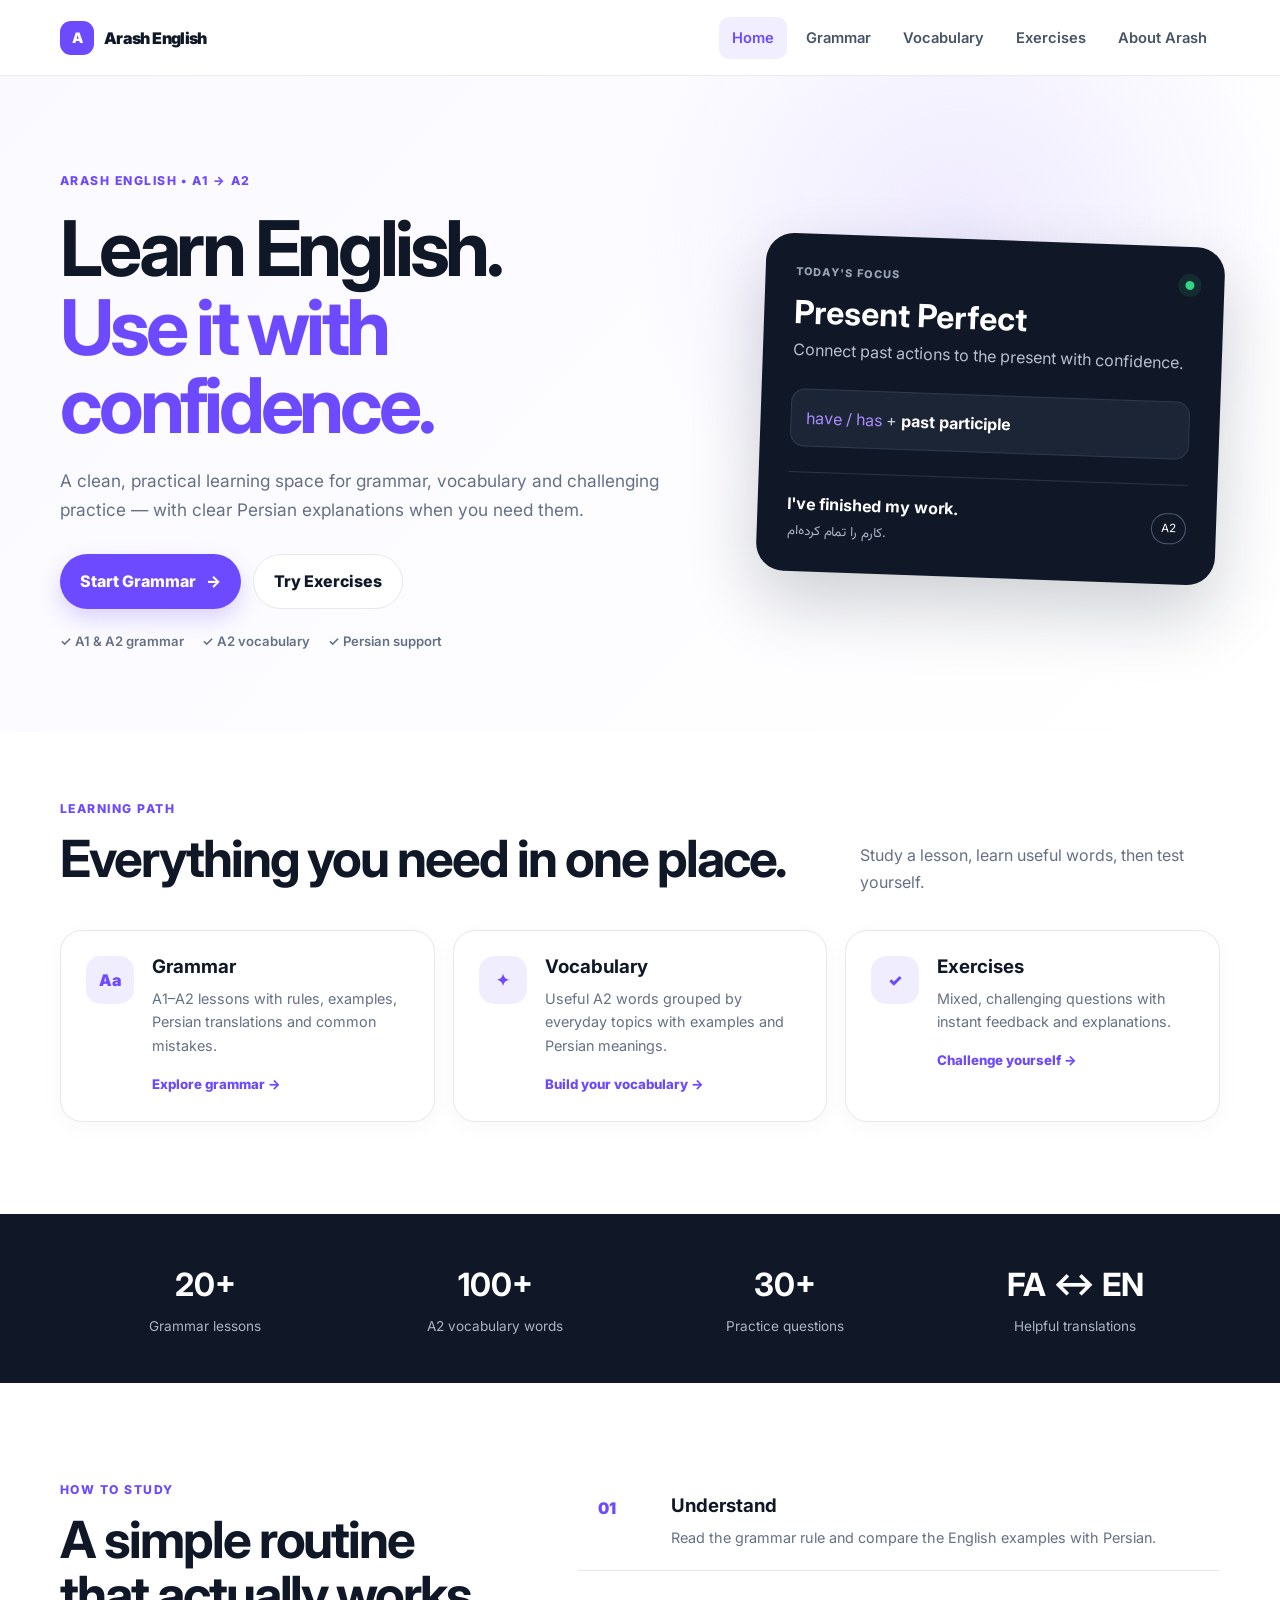
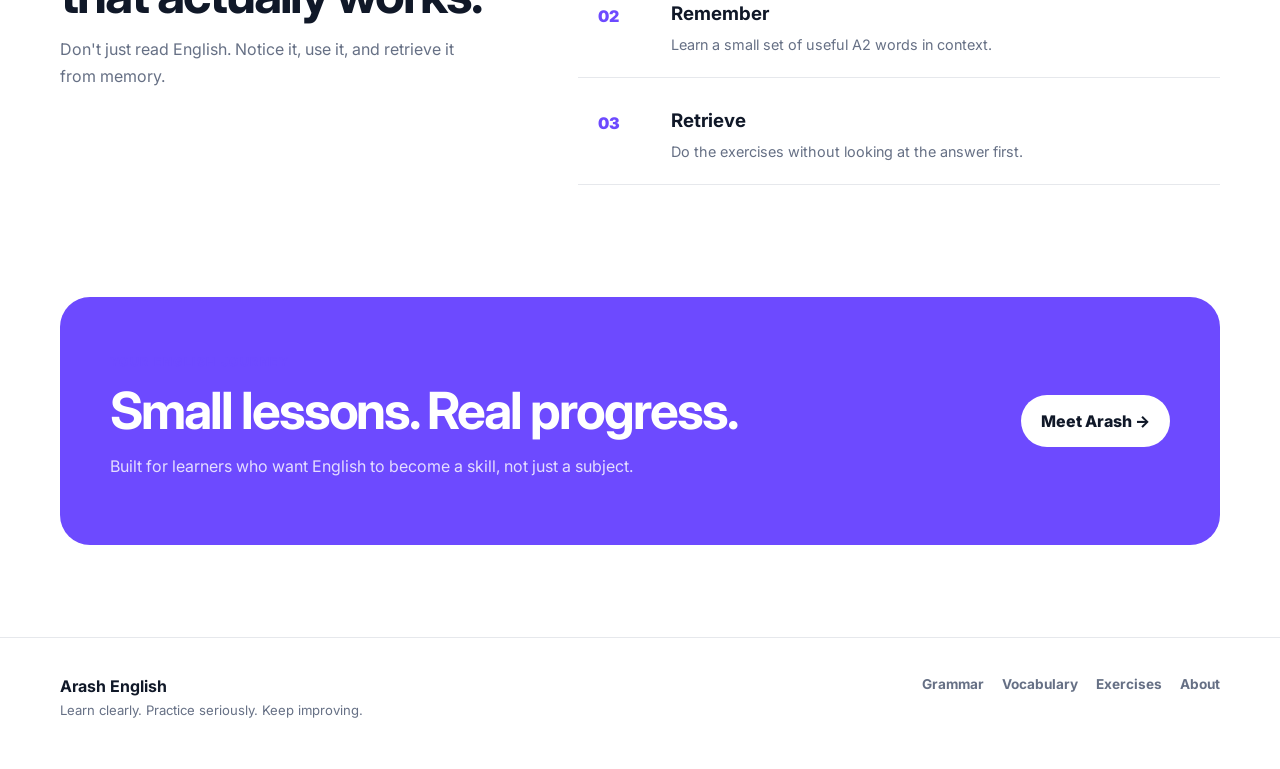
<file: index.html>
<!DOCTYPE html>
<html lang="en" dir="ltr">
<head>
  <meta charset="UTF-8">
  <meta name="viewport" content="width=device-width, initial-scale=1.0">
  <meta name="description" content="Arash English — a modern English learning website for A1–A2 grammar, A2 vocabulary and challenging practice.">
  <title>Arash English | Learn English with Confidence</title>
  <link rel="preconnect" href="https://fonts.googleapis.com">
  <link rel="preconnect" href="https://fonts.gstatic.com" crossorigin>
  <link href="https://fonts.googleapis.com/css2?family=Inter:wght@400;500;600;700;800&family=Vazirmatn:wght@400;500;600;700;800&display=swap" rel="stylesheet">
  <link rel="stylesheet" href="style.css">
</head>
<body>
  <div id="site-header"></div>

  <main>
    <section class="hero">
      <div class="container hero-grid">
        <div class="hero-copy">
          <span class="eyebrow">ARASH ENGLISH • A1 → A2</span>
          <h1>Learn English.<br><span>Use it with confidence.</span></h1>
          <p class="hero-text">A clean, practical learning space for grammar, vocabulary and challenging practice — with clear Persian explanations when you need them.</p>
          <div class="hero-actions">
            <a class="btn btn-primary" href="grammar.html">Start Grammar <span>→</span></a>
            <a class="btn btn-secondary" href="exercises.html">Try Exercises</a>
          </div>
          <div class="hero-trust">
            <span>✓ A1 & A2 grammar</span>
            <span>✓ A2 vocabulary</span>
            <span>✓ Persian support</span>
          </div>
        </div>
        <div class="hero-card">
          <div class="hero-card-top">
            <span class="mini-label">TODAY'S FOCUS</span>
            <span class="status-dot"></span>
          </div>
          <h3>Present Perfect</h3>
          <p>Connect past actions to the present with confidence.</p>
          <div class="formula"><span>have / has</span> + <strong>past participle</strong></div>
          <div class="example-line">
            <div><b>I've finished my work.</b><small>کارم را تمام کرده‌ام.</small></div>
            <div class="level-pill">A2</div>
          </div>
        </div>
      </div>
    </section>

    <section class="section section-tight">
      <div class="container">
        <div class="section-heading">
          <div><span class="eyebrow">LEARNING PATH</span><h2>Everything you need in one place.</h2></div>
          <p>Study a lesson, learn useful words, then test yourself.</p>
        </div>
        <div class="feature-grid">
          <a class="feature-card" href="grammar.html">
            <div class="feature-icon">Aa</div>
            <div><h3>Grammar</h3><p>A1–A2 lessons with rules, examples, Persian translations and common mistakes.</p><span class="card-link">Explore grammar →</span></div>
          </a>
          <a class="feature-card" href="vocabulary.html">
            <div class="feature-icon">✦</div>
            <div><h3>Vocabulary</h3><p>Useful A2 words grouped by everyday topics with examples and Persian meanings.</p><span class="card-link">Build your vocabulary →</span></div>
          </a>
          <a class="feature-card" href="exercises.html">
            <div class="feature-icon">✓</div>
            <div><h3>Exercises</h3><p>Mixed, challenging questions with instant feedback and explanations.</p><span class="card-link">Challenge yourself →</span></div>
          </a>
        </div>
      </div>
    </section>

    <section class="section dark-section">
      <div class="container stats-grid">
        <div><strong>20+</strong><span>Grammar lessons</span></div>
        <div><strong>100+</strong><span>A2 vocabulary words</span></div>
        <div><strong>30+</strong><span>Practice questions</span></div>
        <div><strong>FA ↔ EN</strong><span>Helpful translations</span></div>
      </div>
    </section>

    <section class="section">
      <div class="container split-section">
        <div>
          <span class="eyebrow">HOW TO STUDY</span>
          <h2>A simple routine that actually works.</h2>
          <p class="muted">Don't just read English. Notice it, use it, and retrieve it from memory.</p>
        </div>
        <div class="steps">
          <div class="step"><span>01</span><div><h3>Understand</h3><p>Read the grammar rule and compare the English examples with Persian.</p></div></div>
          <div class="step"><span>02</span><div><h3>Remember</h3><p>Learn a small set of useful A2 words in context.</p></div></div>
          <div class="step"><span>03</span><div><h3>Retrieve</h3><p>Do the exercises without looking at the answer first.</p></div></div>
        </div>
      </div>
    </section>

    <section class="section cta-section">
      <div class="container cta-box">
        <div><span class="eyebrow">YOUR ENGLISH JOURNEY</span><h2>Small lessons. Real progress.</h2><p>Built for learners who want English to become a skill, not just a subject.</p></div>
        <a class="btn btn-light" href="about.html">Meet Arash →</a>
      </div>
    </section>
  </main>

  <div id="site-footer"></div>
  <script src="script.js"></script>
</body>
</html>
</file>
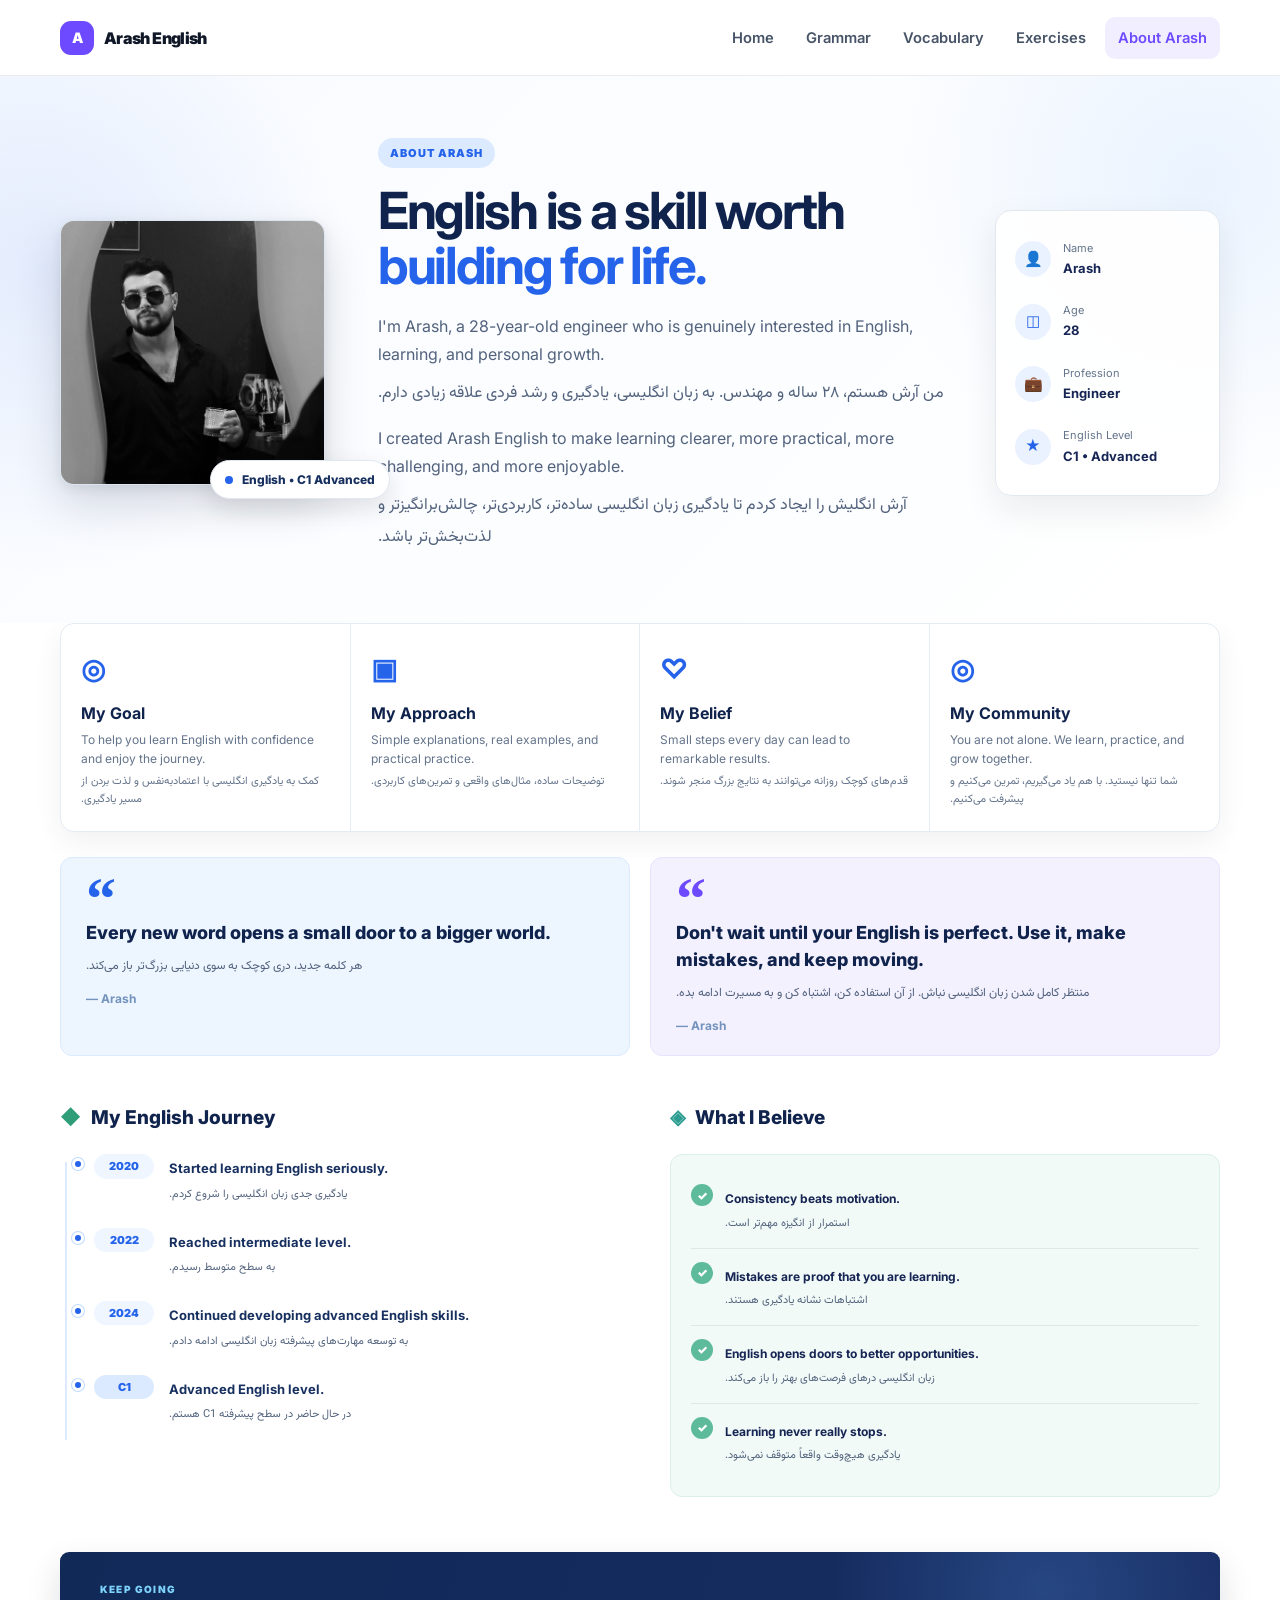
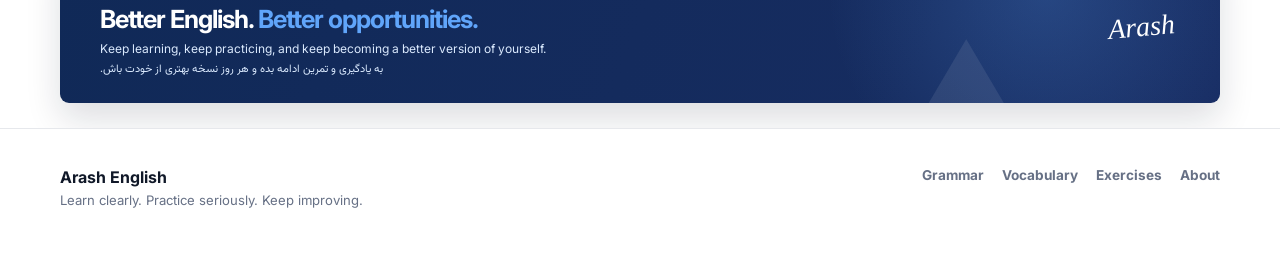
<file: about.html>
<!DOCTYPE html>
<html lang="en" dir="ltr">

<head>
  <meta charset="UTF-8">

  <meta name="viewport"
        content="width=device-width, initial-scale=1.0">

  <meta name="description"
        content="About Arash, the creator of Arash English. Learn about his background, English journey, goals and approach to learning.">

  <title>About Arash | Arash English</title>

  <!-- Google Fonts -->
  <link rel="preconnect" href="https://fonts.googleapis.com">
  <link rel="preconnect" href="https://fonts.gstatic.com" crossorigin>

  <link href="https://fonts.googleapis.com/css2?family=Inter:wght@400;500;600;700;800&family=Vazirmatn:wght@400;500;600;700;800&display=swap"
        rel="stylesheet">

  <link rel="stylesheet" href="style.css">
</head>


<body>

  <!-- HEADER -->
  <div id="site-header"></div>


  <main class="about-page">


    <!-- =================================
         HERO / INTRODUCTION
    ================================== -->

    <section class="about-hero">

      <div class="container about-hero-grid">


        <!-- PHOTO -->

        <div class="about-photo-area">

          <div class="about-photo-frame">

            <img
              src="arash.jpg.png"
              alt="Arash"
              class="about-photo"
            >

          </div>

          <div class="photo-level">
            <span class="level-dot"></span>
            English • C1 Advanced
          </div>

        </div>


        <!-- INTRODUCTION -->

        <div class="about-introduction">

          <span class="about-label">
            ABOUT ARASH
          </span>

          <h1>
            English is a skill worth
            <span>building for life.</span>
          </h1>

          <p class="about-lead">
            I'm Arash, a 28-year-old engineer who is genuinely
            interested in English, learning, and personal growth.
          </p>

          <p class="about-persian">
            من آرش هستم، ۲۸ ساله و مهندس. به زبان انگلیسی،
            یادگیری و رشد فردی علاقه زیادی دارم.
          </p>

          <p class="about-lead">
            I created Arash English to make learning clearer,
            more practical, more challenging, and more enjoyable.
          </p>

          <p class="about-persian">
            آرش انگلیش را ایجاد کردم تا یادگیری زبان انگلیسی
            ساده‌تر، کاربردی‌تر، چالش‌برانگیزتر و لذت‌بخش‌تر باشد.
          </p>

        </div>


        <!-- PERSONAL INFORMATION -->

        <div class="about-info-card">

          <div class="info-item">

            <div class="info-icon">
              👤
            </div>

            <div>
              <span>Name</span>
              <strong>Arash</strong>
            </div>

          </div>


          <div class="info-item">

            <div class="info-icon">
              ◫
            </div>

            <div>
              <span>Age</span>
              <strong>28</strong>
            </div>

          </div>


          <div class="info-item">

            <div class="info-icon">
              💼
            </div>

            <div>
              <span>Profession</span>
              <strong>Engineer</strong>
            </div>

          </div>


          <div class="info-item">

            <div class="info-icon">
              ★
            </div>

            <div>
              <span>English Level</span>
              <strong>C1 • Advanced</strong>
            </div>

          </div>

        </div>

      </div>

    </section>



    <!-- =================================
         MY GOAL / APPROACH / BELIEF
    ================================== -->

    <section class="about-highlights">

      <div class="container highlights-grid">


        <div class="highlight-card">

          <div class="highlight-icon">
            ◎
          </div>

          <h3>
            My Goal
          </h3>

          <p>
            To help you learn English with confidence
            and enjoy the journey.
          </p>

          <p class="about-persian">
            کمک به یادگیری انگلیسی با اعتمادبه‌نفس
            و لذت بردن از مسیر یادگیری.
          </p>

        </div>


        <div class="highlight-card">

          <div class="highlight-icon">
            ▣
          </div>

          <h3>
            My Approach
          </h3>

          <p>
            Simple explanations, real examples,
            and practical practice.
          </p>

          <p class="about-persian">
            توضیحات ساده، مثال‌های واقعی
            و تمرین‌های کاربردی.
          </p>

        </div>


        <div class="highlight-card">

          <div class="highlight-icon">
            ♡
          </div>

          <h3>
            My Belief
          </h3>

          <p>
            Small steps every day can lead
            to remarkable results.
          </p>

          <p class="about-persian">
            قدم‌های کوچک روزانه می‌توانند
            به نتایج بزرگ منجر شوند.
          </p>

        </div>


        <div class="highlight-card">

          <div class="highlight-icon">
            ◎
          </div>

          <h3>
            My Community
          </h3>

          <p>
            You are not alone. We learn,
            practice, and grow together.
          </p>

          <p class="about-persian">
            شما تنها نیستید. با هم یاد می‌گیریم،
            تمرین می‌کنیم و پیشرفت می‌کنیم.
          </p>

        </div>

      </div>

    </section>



    <!-- =================================
         QUOTES
    ================================== -->

    <section class="about-quotes">

      <div class="container quotes-grid">


        <div class="quote-card blue-quote">

          <div class="quote-symbol">
            “
          </div>

          <blockquote>
            Every new word opens a small door
            to a bigger world.
          </blockquote>

          <p class="about-persian">
            هر کلمه جدید، دری کوچک به سوی
            دنیایی بزرگ‌تر باز می‌کند.
          </p>

          <span class="quote-author">
            — Arash
          </span>

        </div>


        <div class="quote-card purple-quote">

          <div class="quote-symbol">
            “
          </div>

          <blockquote>
            Don't wait until your English is perfect.
            Use it, make mistakes, and keep moving.
          </blockquote>

          <p class="about-persian">
            منتظر کامل شدن زبان انگلیسی نباش.
            از آن استفاده کن، اشتباه کن و
            به مسیرت ادامه بده.
          </p>

          <span class="quote-author">
            — Arash
          </span>

        </div>

      </div>

    </section>



    <!-- =================================
         JOURNEY + BELIEFS
    ================================== -->

    <section class="about-journey">

      <div class="container journey-grid">


        <!-- ENGLISH JOURNEY -->

        <div class="journey-column">

          <div class="section-title-small">
            <span class="title-icon">◆</span>
            My English Journey
          </div>


          <div class="timeline">


            <div class="timeline-item">

              <div class="timeline-dot"></div>

              <div class="timeline-year">
                2020
              </div>

              <div class="timeline-content">

                <strong>
                  Started learning English seriously.
                </strong>

                <p class="about-persian">
                  یادگیری جدی زبان انگلیسی را شروع کردم.
                </p>

              </div>

            </div>


            <div class="timeline-item">

              <div class="timeline-dot"></div>

              <div class="timeline-year">
                2022
              </div>

              <div class="timeline-content">

                <strong>
                  Reached intermediate level.
                </strong>

                <p class="about-persian">
                  به سطح متوسط رسیدم.
                </p>

              </div>

            </div>


            <div class="timeline-item">

              <div class="timeline-dot"></div>

              <div class="timeline-year">
                2024
              </div>

              <div class="timeline-content">

                <strong>
                  Continued developing advanced English skills.
                </strong>

                <p class="about-persian">
                  به توسعه مهارت‌های پیشرفته زبان انگلیسی ادامه دادم.
                </p>

              </div>

            </div>


            <div class="timeline-item current">

              <div class="timeline-dot"></div>

              <div class="timeline-year">
                C1
              </div>

              <div class="timeline-content">

                <strong>
                  Advanced English level.
                </strong>

                <p class="about-persian">
                  در حال حاضر در سطح پیشرفته C1 هستم.
                </p>

              </div>

            </div>


          </div>

        </div>



        <!-- WHAT I BELIEVE -->

        <div class="belief-column">

          <div class="section-title-small">
            <span class="title-icon belief-icon">◈</span>
            What I Believe
          </div>


          <div class="belief-box">


            <div class="belief-item">

              <div class="belief-check">
                ✓
              </div>

              <div>

                <strong>
                  Consistency beats motivation.
                </strong>

                <p class="about-persian">
                  استمرار از انگیزه مهم‌تر است.
                </p>

              </div>

            </div>


            <div class="belief-item">

              <div class="belief-check">
                ✓
              </div>

              <div>

                <strong>
                  Mistakes are proof that you are learning.
                </strong>

                <p class="about-persian">
                  اشتباهات نشانه یادگیری هستند.
                </p>

              </div>

            </div>


            <div class="belief-item">

              <div class="belief-check">
                ✓
              </div>

              <div>

                <strong>
                  English opens doors to better opportunities.
                </strong>

                <p class="about-persian">
                  زبان انگلیسی درهای فرصت‌های بهتر را باز می‌کند.
                </p>

              </div>

            </div>


            <div class="belief-item">

              <div class="belief-check">
                ✓
              </div>

              <div>

                <strong>
                  Learning never really stops.
                </strong>

                <p class="about-persian">
                  یادگیری هیچ‌وقت واقعاً متوقف نمی‌شود.
                </p>

              </div>

            </div>


          </div>

        </div>

      </div>

    </section>



    <!-- =================================
         FINAL CTA
    ================================== -->

    <section class="about-final">

      <div class="container">

        <div class="final-card">

          <div class="final-content">

            <span class="final-label">
              KEEP GOING
            </span>

            <h2>
              Better English.
              <span>Better opportunities.</span>
            </h2>

            <p>
              Keep learning, keep practicing,
              and keep becoming a better version of yourself.
            </p>

            <p class="about-persian">
              به یادگیری و تمرین ادامه بده و
              هر روز نسخه بهتری از خودت باش.
            </p>

          </div>


          <div class="final-mountain">
            ▲
          </div>


          <div class="final-signature">
            Arash
          </div>

        </div>

      </div>

    </section>

  </main>


  <!-- FOOTER -->
  <div id="site-footer"></div>


  <script src="script.js"></script>

</body>

</html>
</file>
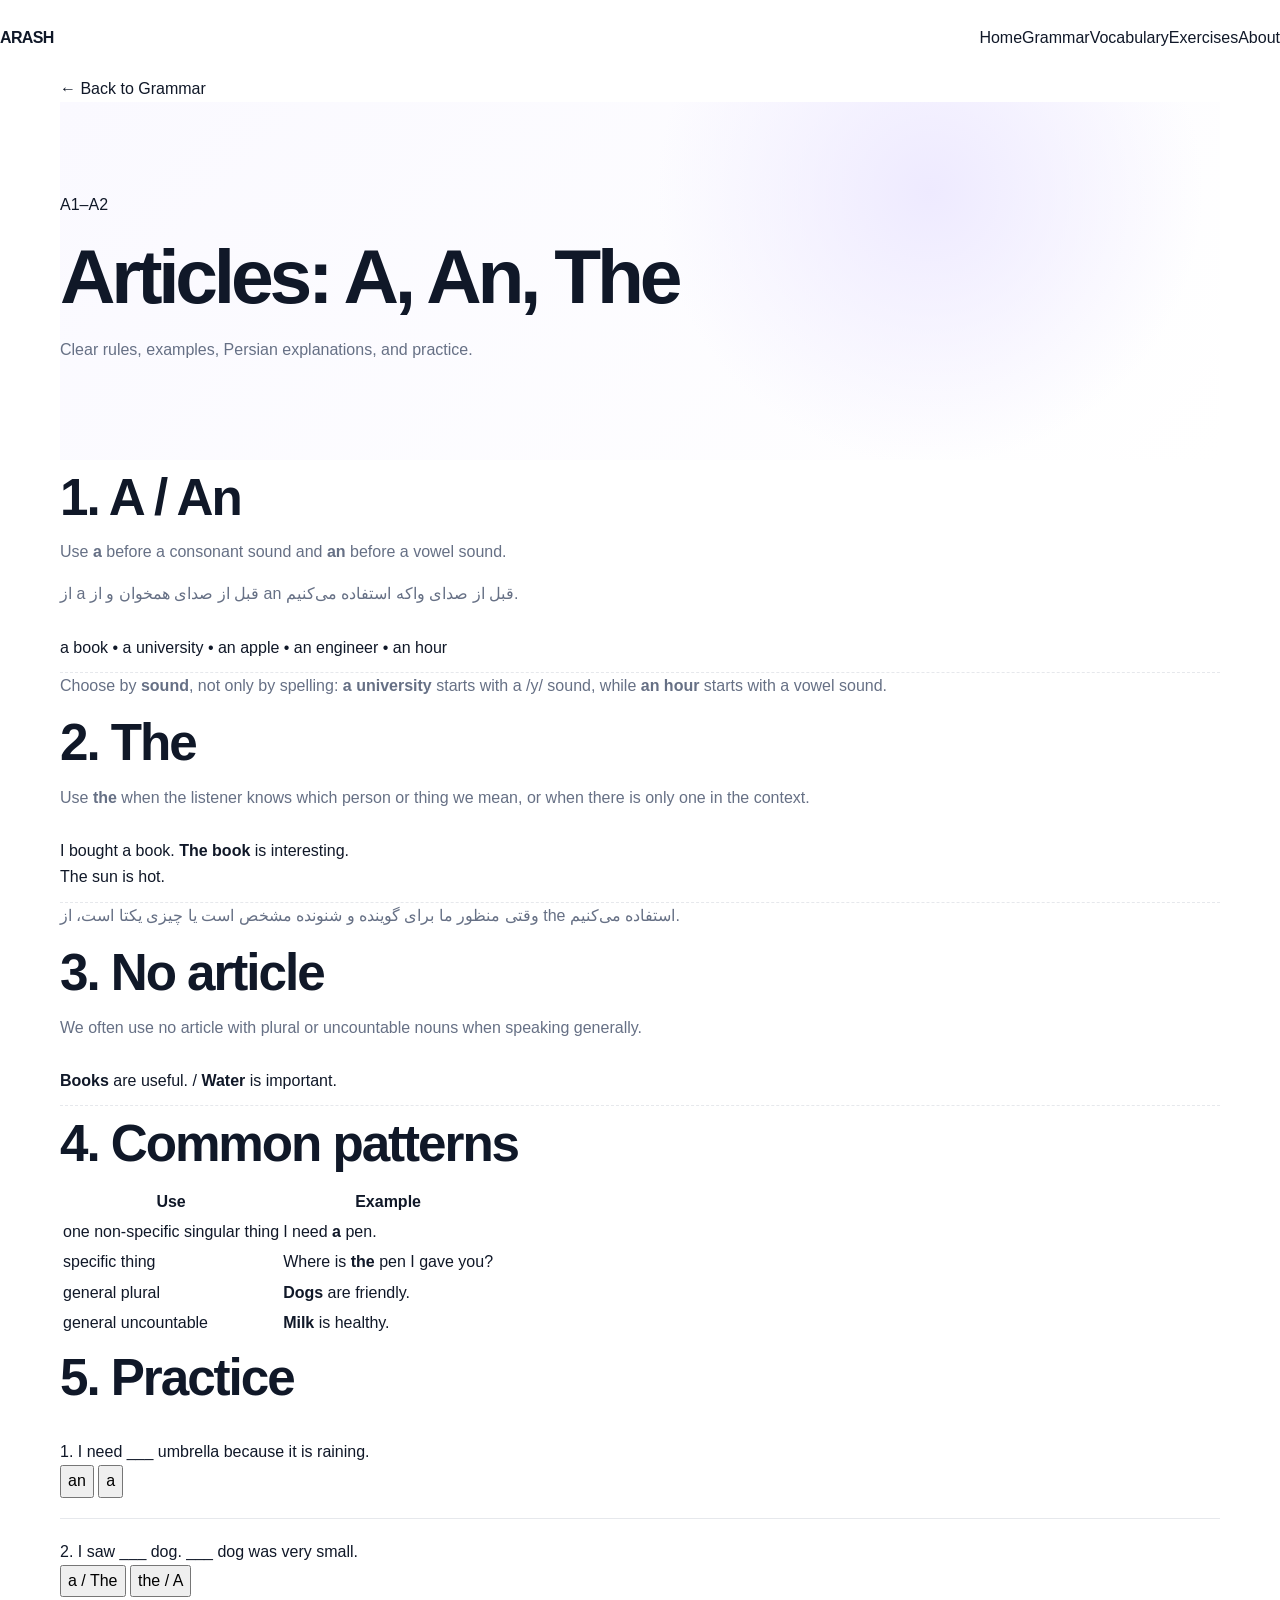
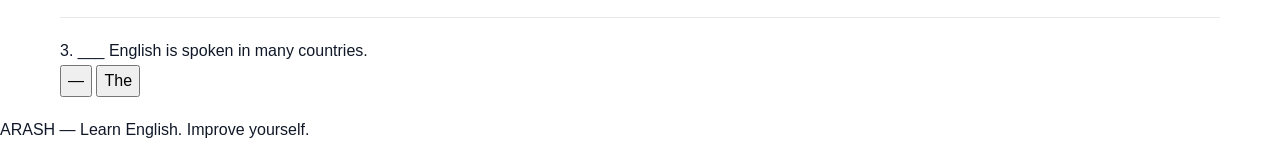
<file: articles.html>
<!DOCTYPE html>
<html lang="en"><head><meta charset="UTF-8"><meta name="viewport" content="width=device-width,initial-scale=1.0">
<title>Articles: A, An, The | Arash English</title><link rel="stylesheet" href="style.css"></head>
<body><header><div class="nav"><a class="logo" href="index.html">ARASH</a><nav>
<a href="index.html">Home</a><a href="grammar.html">Grammar</a><a href="vocabulary.html">Vocabulary</a><a href="exercises.html">Exercises</a><a href="about.html">About</a></nav></div></header>
<main class="container"><a class="back" href="grammar.html">← Back to Grammar</a>
<div class="hero"><span class="badge">A1–A2</span><h1>Articles: A, An, The</h1><p class="subtitle">Clear rules, examples, Persian explanations, and practice.</p></div>

<div class="lesson-box"><h2>1. A / An</h2><p>Use <b>a</b> before a consonant sound and <b>an</b> before a vowel sound.</p>
<p class="fa">از a قبل از صدای همخوان و از an قبل از صدای واکه استفاده می‌کنیم.</p>
<div class="example">a book • a university • an apple • an engineer • an hour</div>
<p class="warning">Choose by <b>sound</b>, not only by spelling: <b>a university</b> starts with a /y/ sound, while <b>an hour</b> starts with a vowel sound.</p></div>
<h2>2. The</h2><p>Use <b>the</b> when the listener knows which person or thing we mean, or when there is only one in the context.</p>
<div class="example">I bought a book. <b>The book</b> is interesting.<br>The sun is hot.</div>
<p class="fa">وقتی منظور ما برای گوینده و شنونده مشخص است یا چیزی یکتا است، از the استفاده می‌کنیم.</p>
<h2>3. No article</h2><p>We often use no article with plural or uncountable nouns when speaking generally.</p>
<div class="example"><b>Books</b> are useful. / <b>Water</b> is important.</div>
<h2>4. Common patterns</h2>
<table><tr><th>Use</th><th>Example</th></tr><tr><td>one non-specific singular thing</td><td>I need <b>a</b> pen.</td></tr><tr><td>specific thing</td><td>Where is <b>the</b> pen I gave you?</td></tr><tr><td>general plural</td><td><b>Dogs</b> are friendly.</td></tr><tr><td>general uncountable</td><td><b>Milk</b> is healthy.</td></tr></table>
<h2>5. Practice</h2><div class="practice">
<div class="question">1. I need ___ umbrella because it is raining.<br><button onclick="check(this,true)">an</button> <button onclick="check(this,false)">a</button><div class="answer"></div></div>
<div class="question">2. I saw ___ dog. ___ dog was very small.<br><button onclick="check(this,true)">a / The</button> <button onclick="check(this,false)">the / A</button><div class="answer"></div></div>
<div class="question">3. ___ English is spoken in many countries.<br><button onclick="check(this,true)">—</button> <button onclick="check(this,false)">The</button><div class="answer"></div></div></div>
<script>function check(b,ok){let x=b.parentElement.querySelector('.answer');x.textContent=ok?'✓ Correct!':'✗ Try again.';x.style.color=ok?'green':'crimson'}</script>

</main><footer>ARASH — Learn English. Improve yourself.</footer></body></html>
</file>
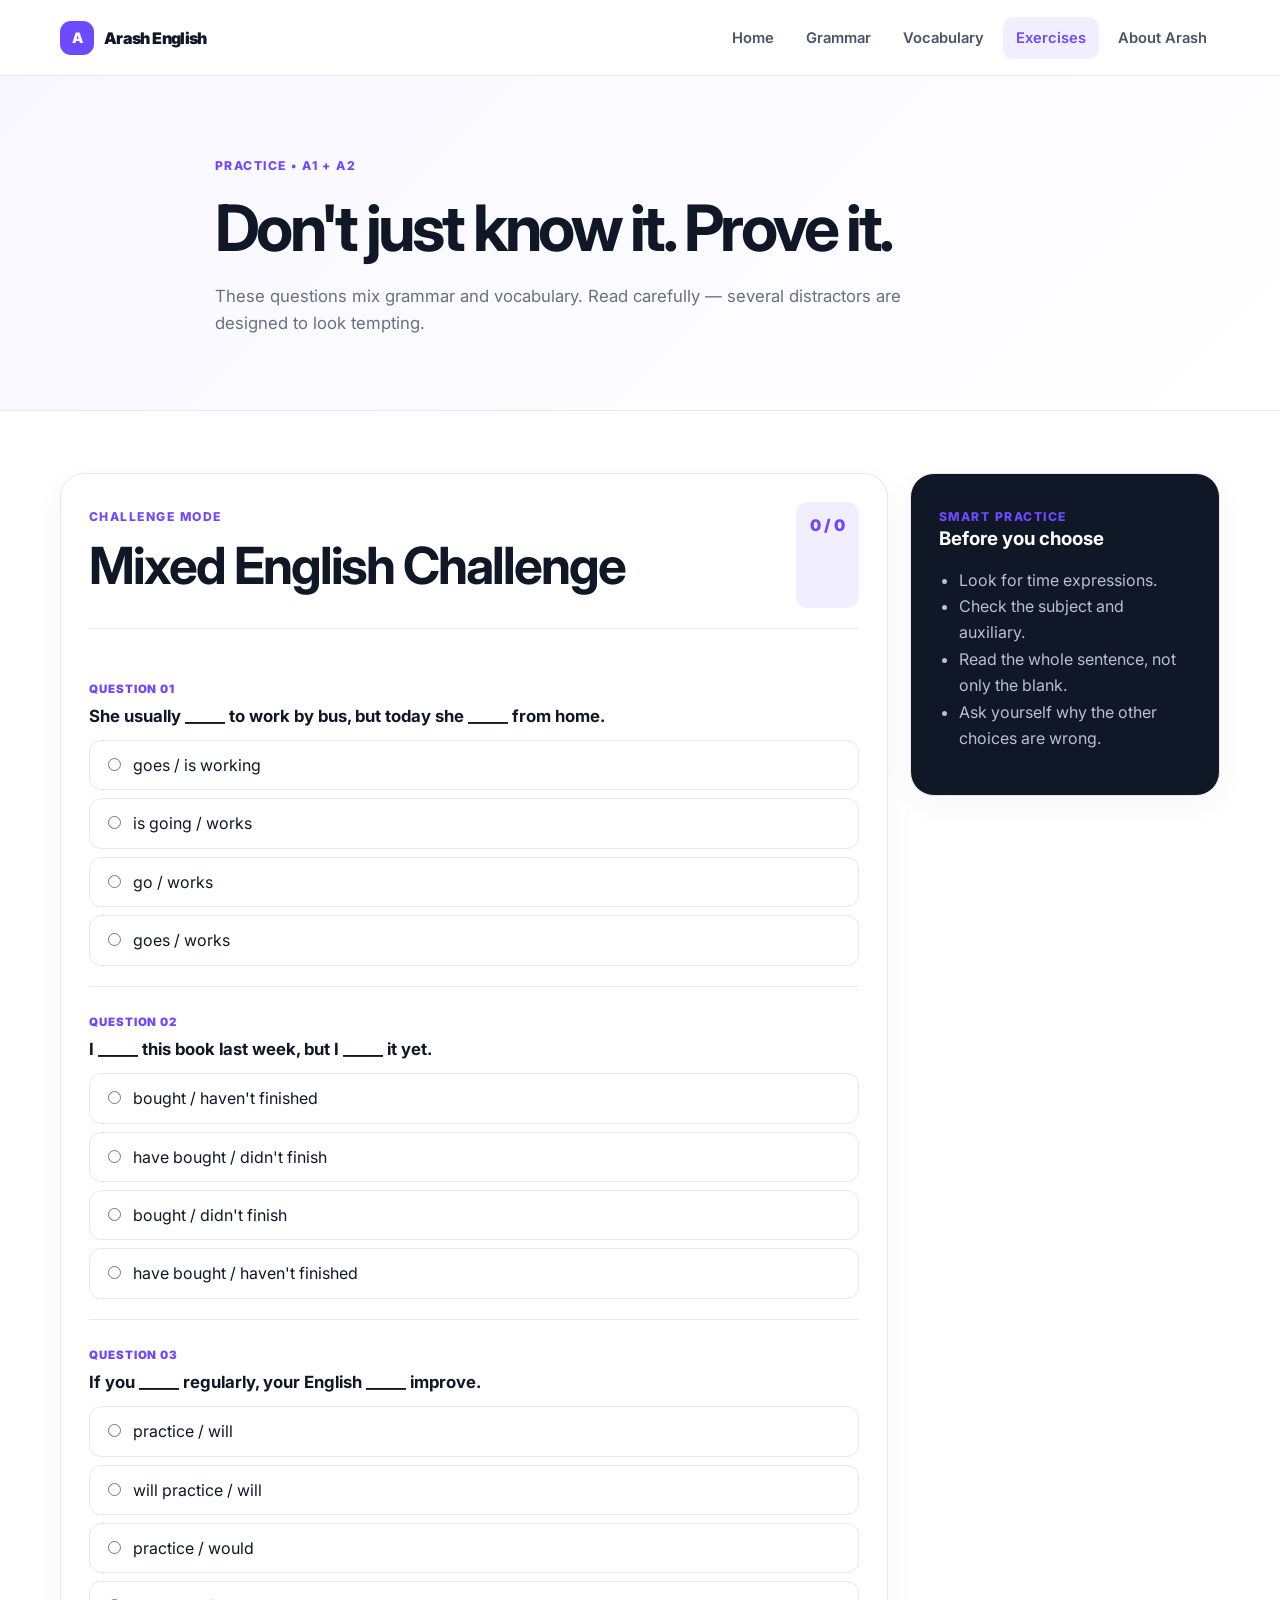
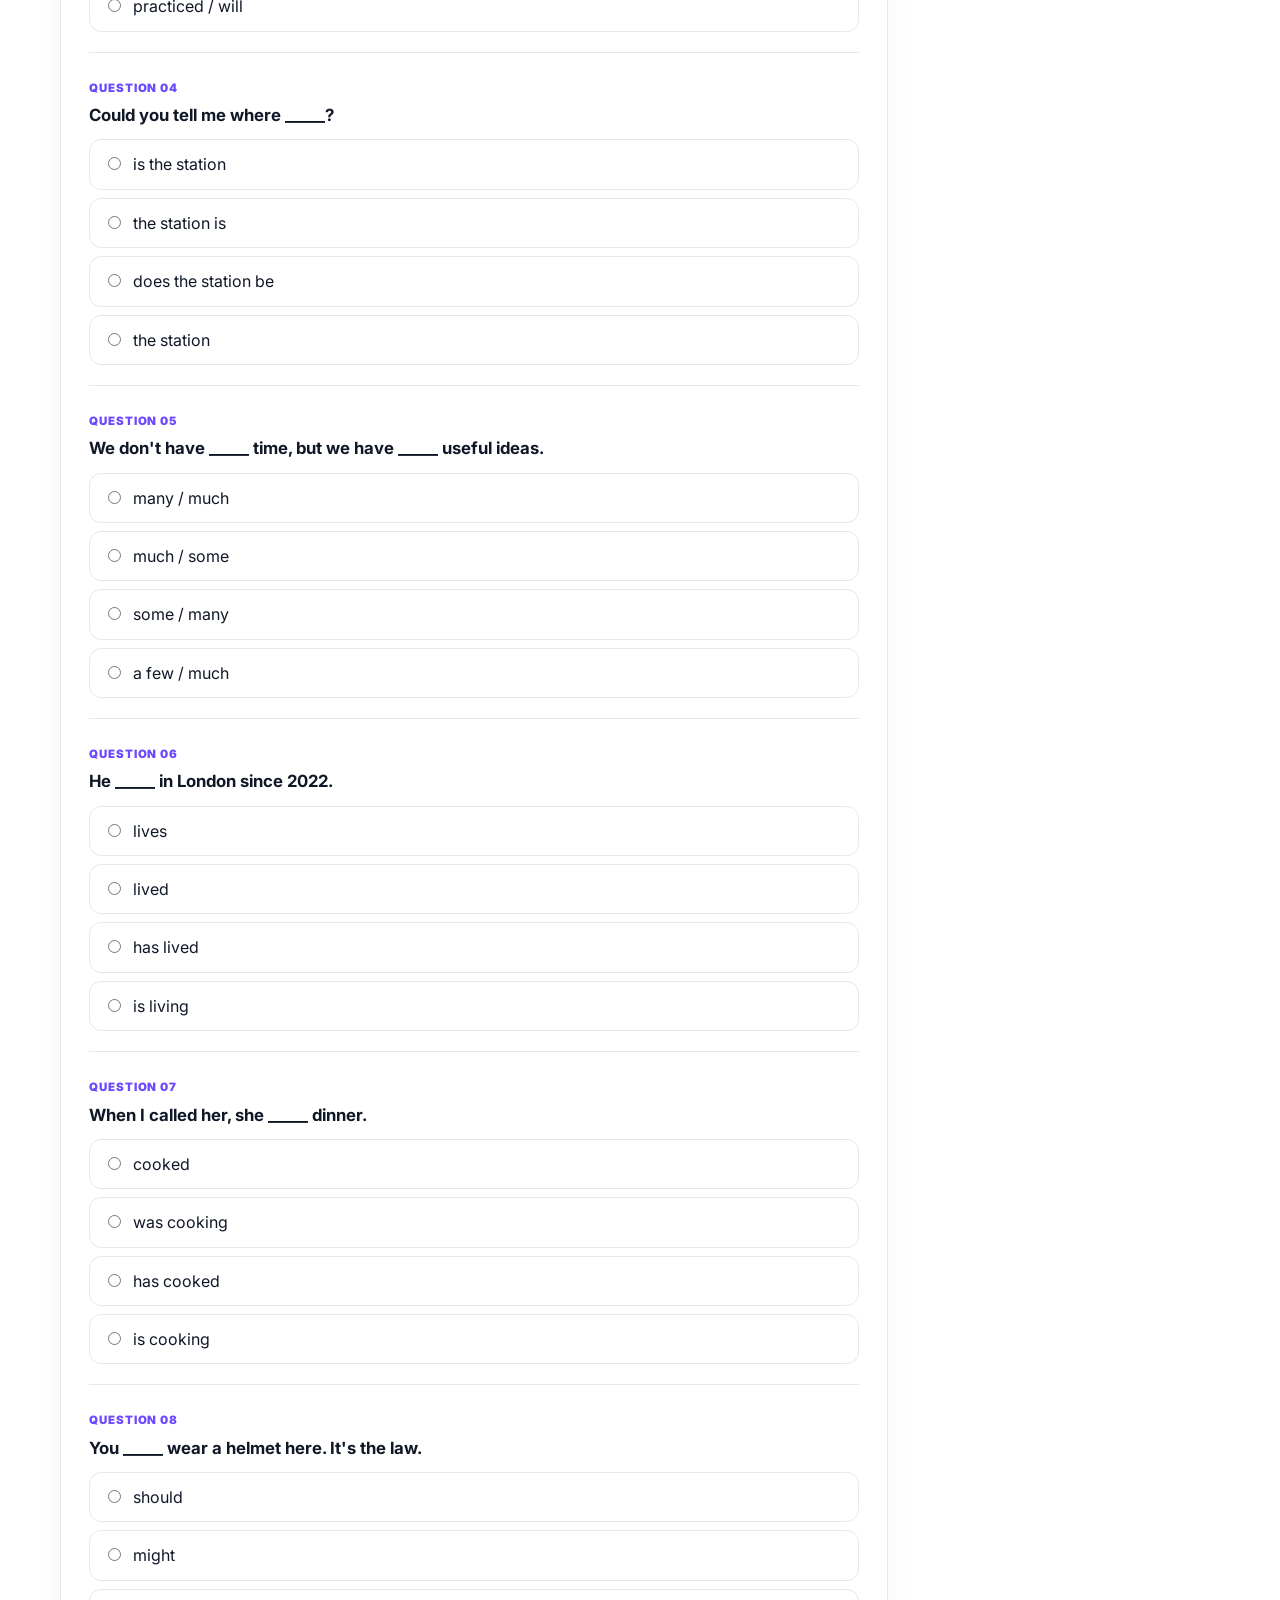
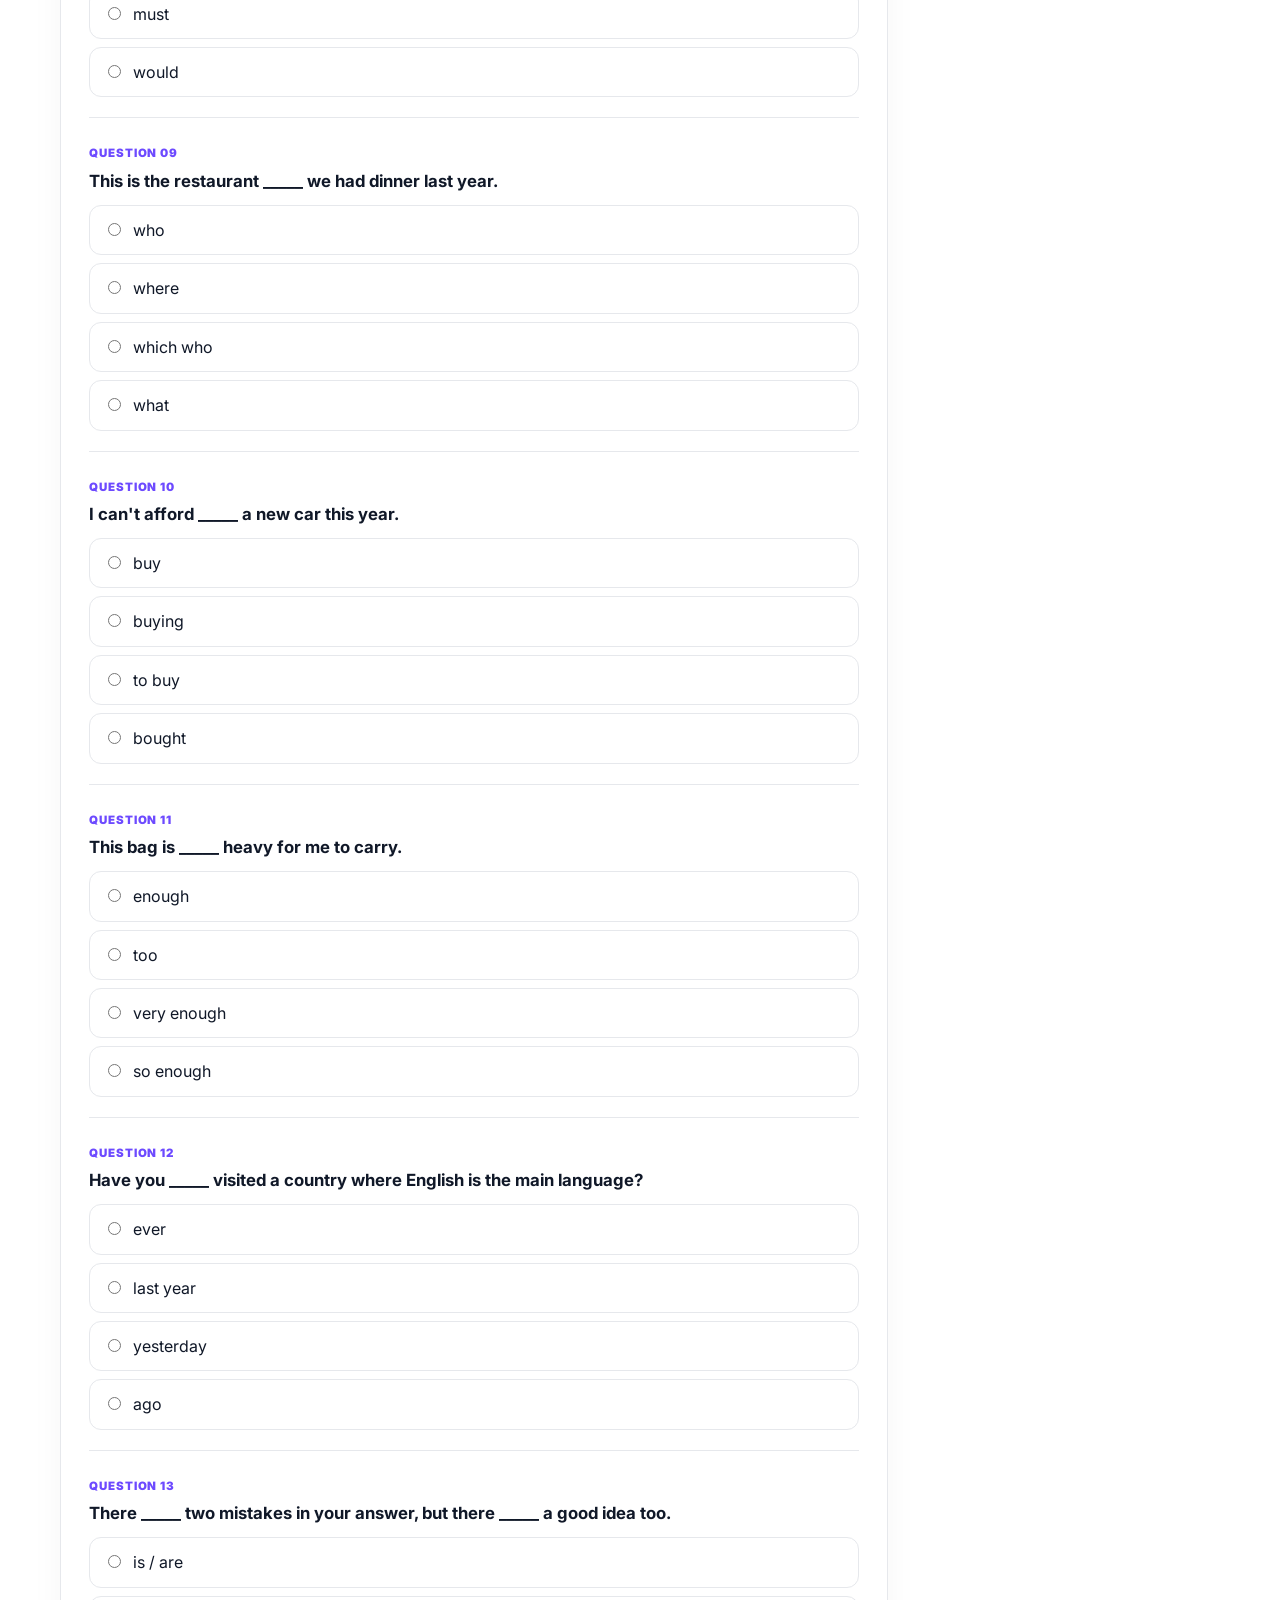
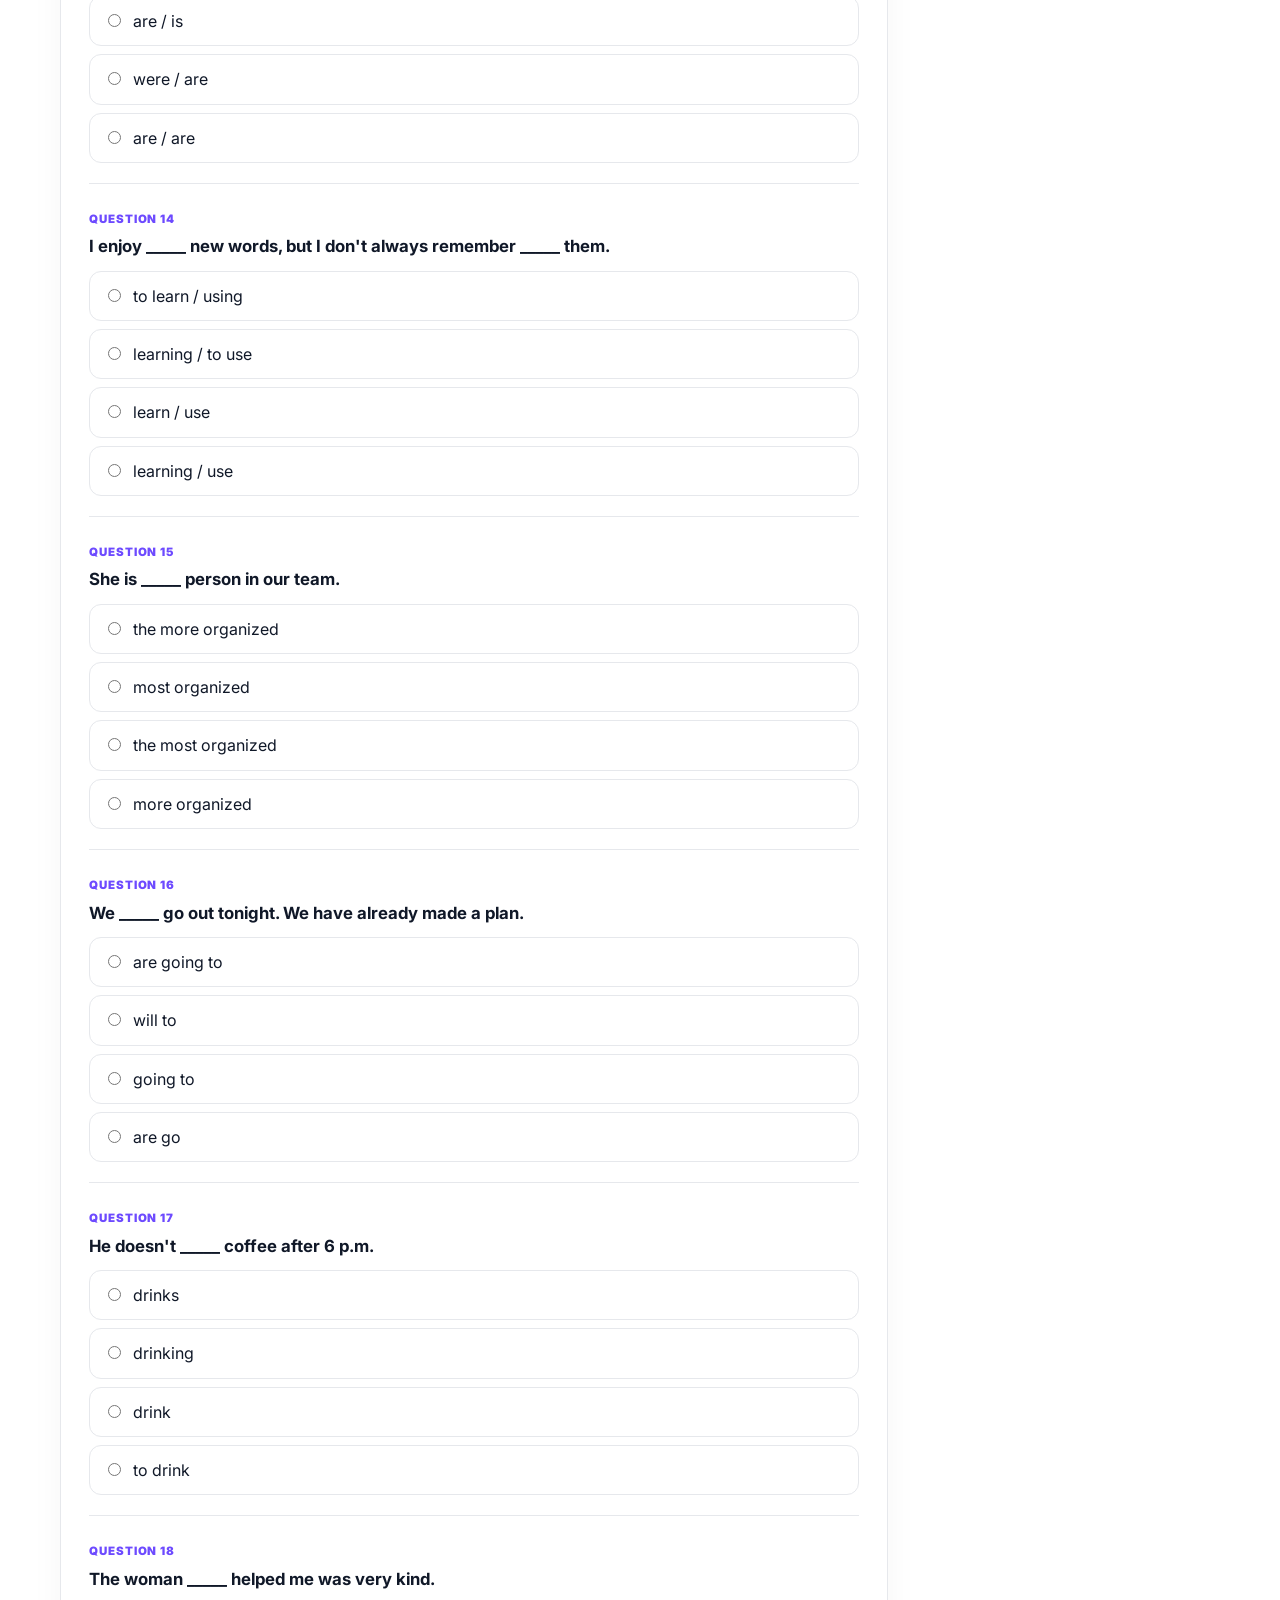
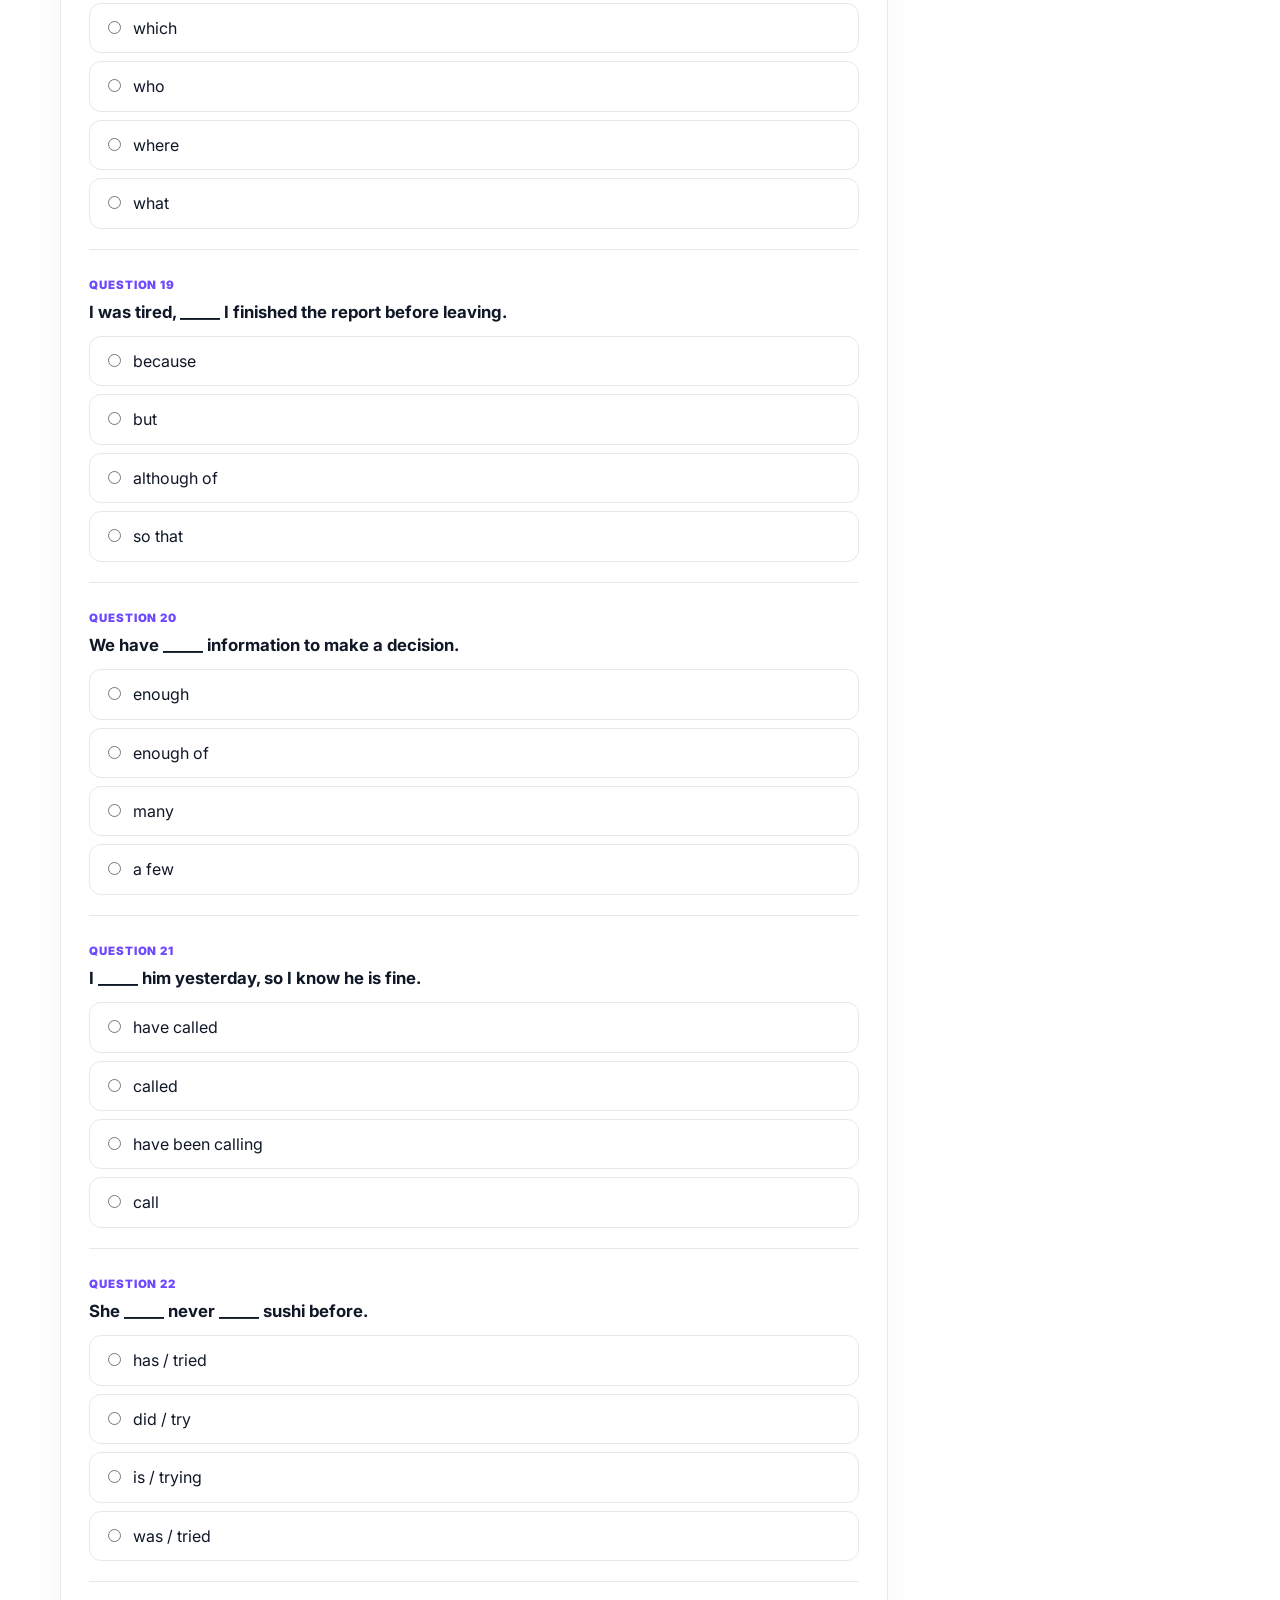
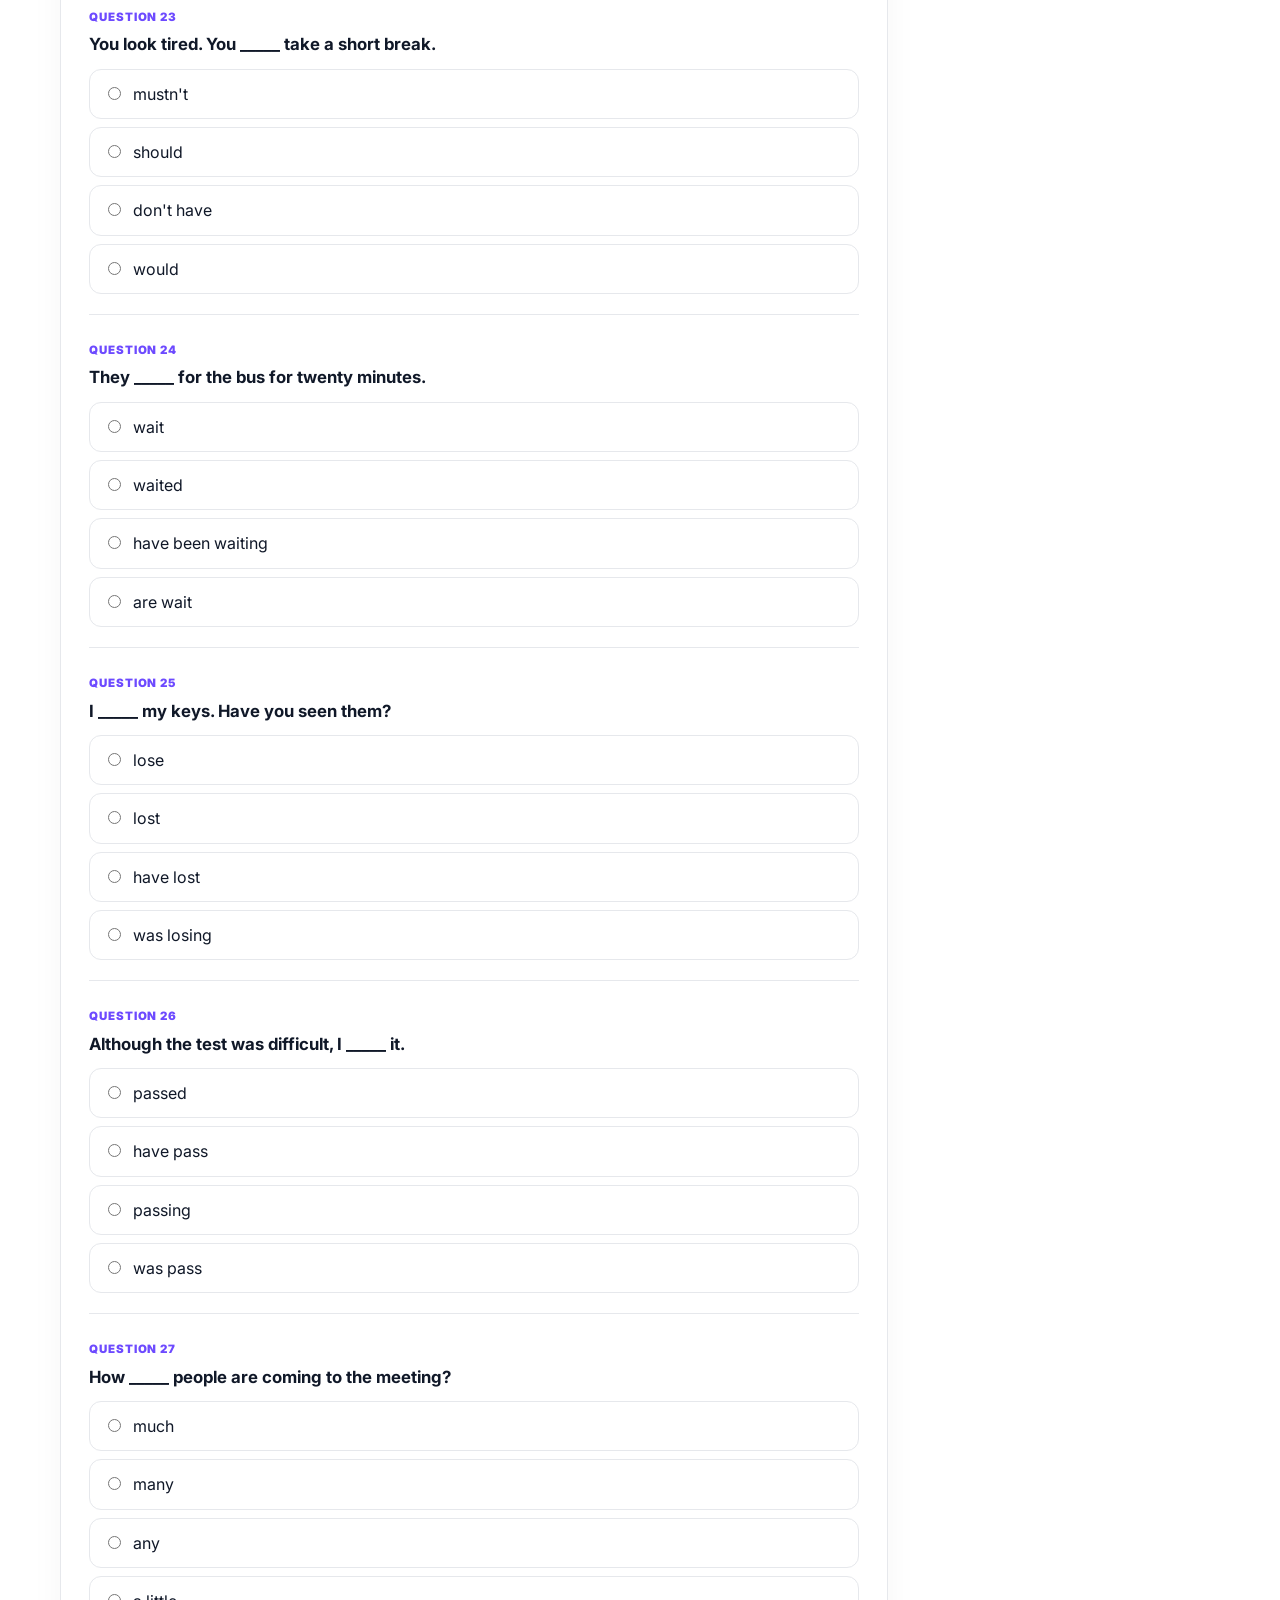
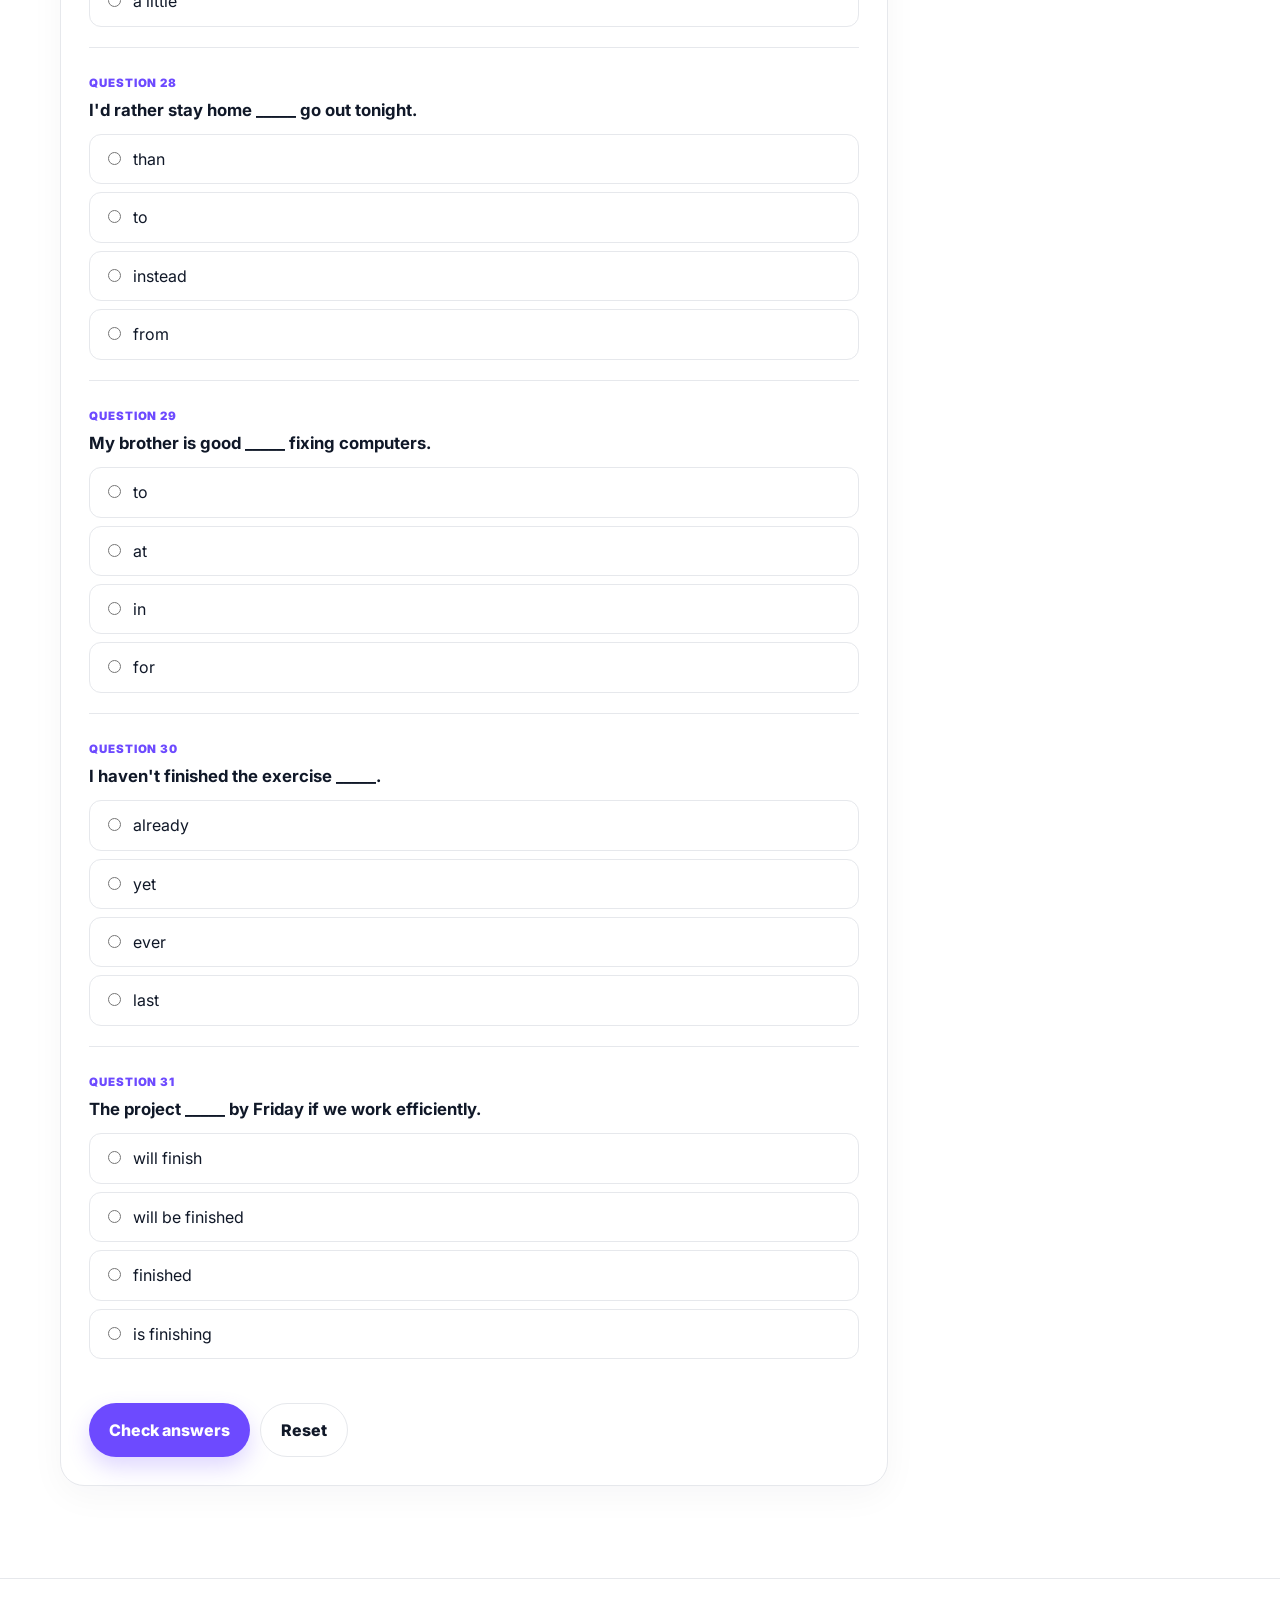
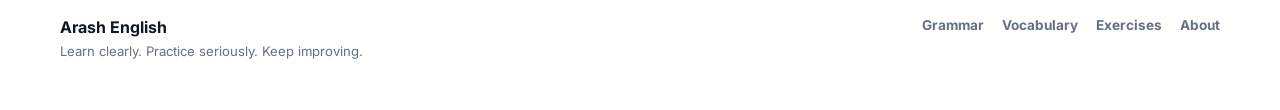
<file: exercises.html>
<!DOCTYPE html>
<html lang="en" dir="ltr">
<head>
  <meta charset="UTF-8">
  <meta name="viewport" content="width=device-width, initial-scale=1.0">
  <meta name="description" content="Challenging English grammar and vocabulary exercises with instant feedback.">
  <title>Exercises | Arash English</title>
  <link rel="preconnect" href="https://fonts.googleapis.com">
  <link rel="preconnect" href="https://fonts.gstatic.com" crossorigin>
  <link href="https://fonts.googleapis.com/css2?family=Inter:wght@400;500;600;700;800&family=Vazirmatn:wght@400;500;600;700;800&display=swap" rel="stylesheet">
  <link rel="stylesheet" href="style.css">
</head>
<body>
  <div id="site-header"></div>
  <main class="page-main">
    <section class="page-hero">
      <div class="container narrow">
        <span class="eyebrow">PRACTICE • A1 + A2</span>
        <h1>Don't just know it. Prove it.</h1>
        <p>These questions mix grammar and vocabulary. Read carefully — several distractors are designed to look tempting.</p>
      </div>
    </section>

    <section class="section section-tight">
      <div class="container exercise-layout">
        <div class="quiz-card">
          <div class="quiz-head"><div><span class="eyebrow">CHALLENGE MODE</span><h2 id="quizTitle">Mixed English Challenge</h2></div><div class="score-box"><span id="scoreText">0 / 0</span></div></div>
          <div id="quizArea"></div>
          <div class="quiz-actions">
            <button id="checkQuiz" class="btn btn-primary">Check answers</button>
            <button id="resetQuiz" class="btn btn-secondary">Reset</button>
          </div>
          <div id="quizResult" class="quiz-result hidden"></div>
        </div>
        <aside class="tip-card">
          <span class="eyebrow">SMART PRACTICE</span>
          <h3>Before you choose</h3>
          <ul>
            <li>Look for time expressions.</li>
            <li>Check the subject and auxiliary.</li>
            <li>Read the whole sentence, not only the blank.</li>
            <li>Ask yourself why the other choices are wrong.</li>
          </ul>
        </aside>
      </div>
    </section>
  </main>
  <div id="site-footer"></div>
  <script src="script.js"></script>
</body>
</html>
</file>
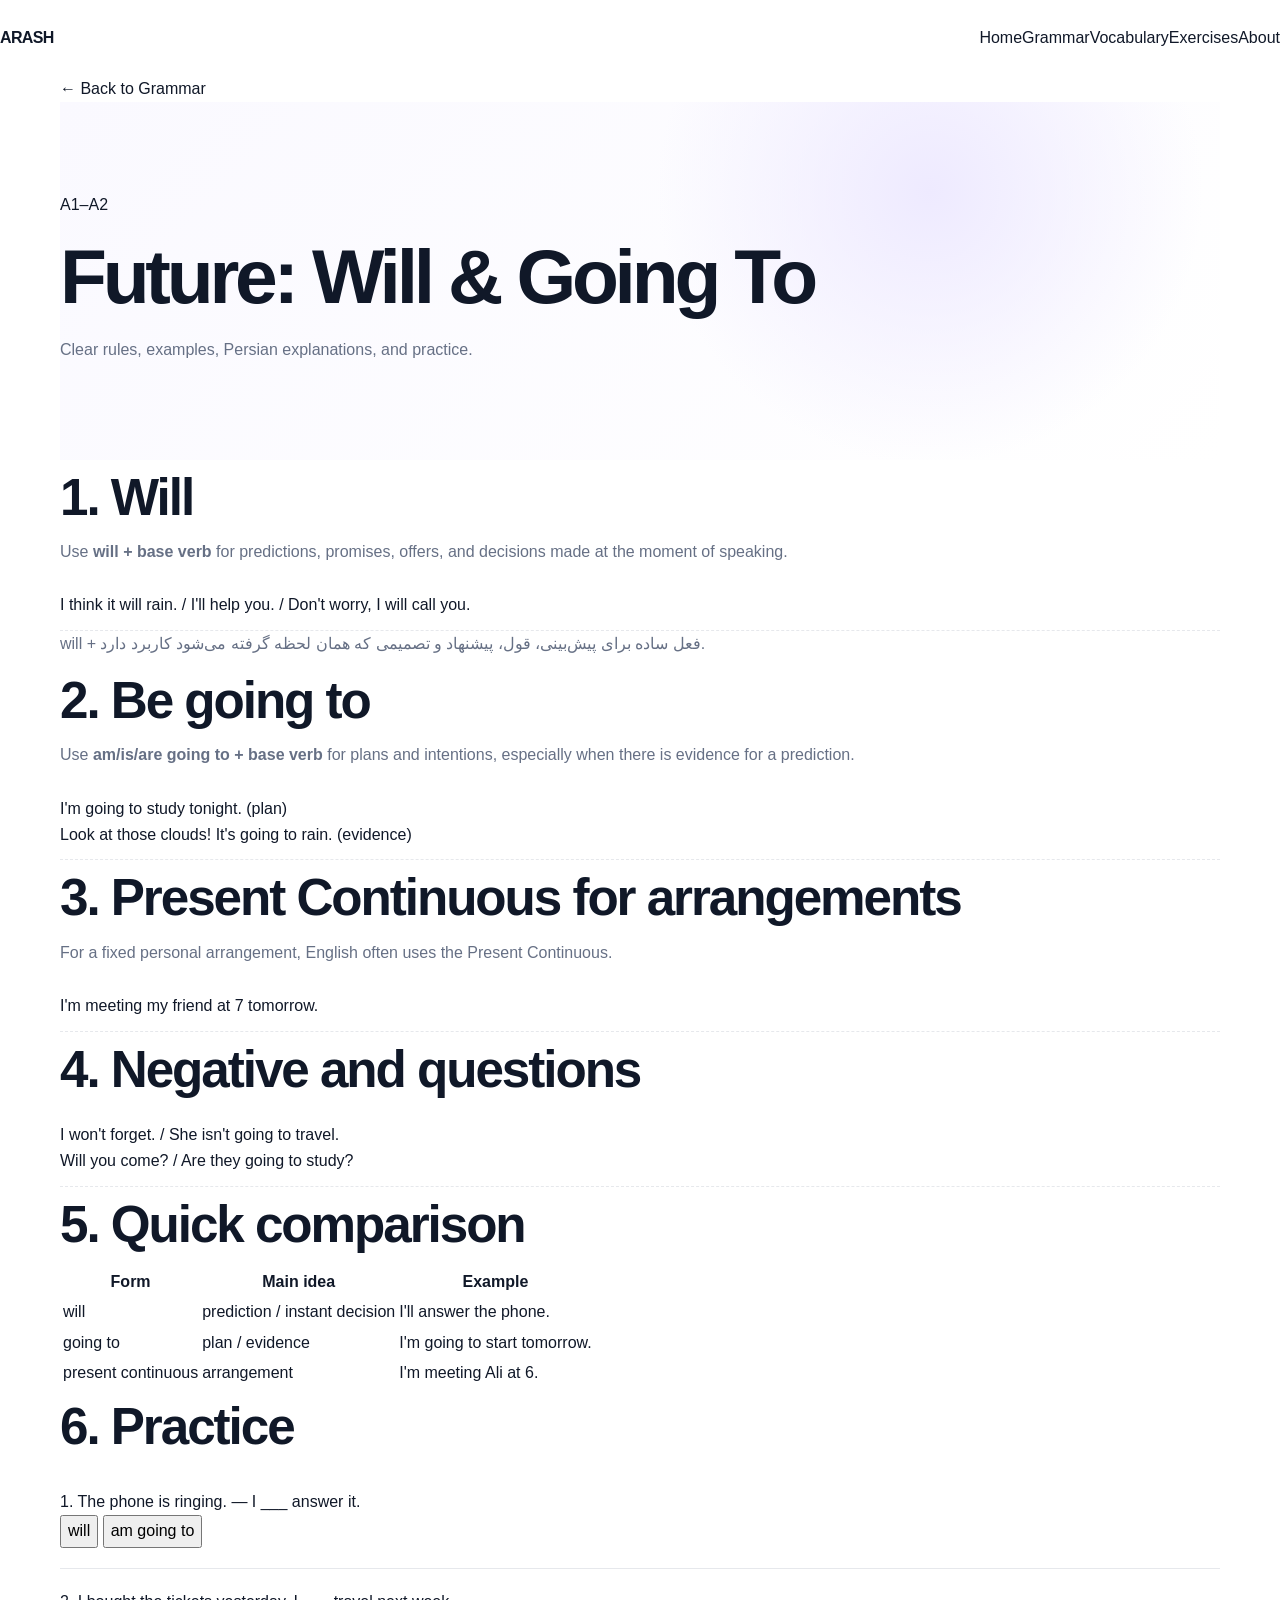
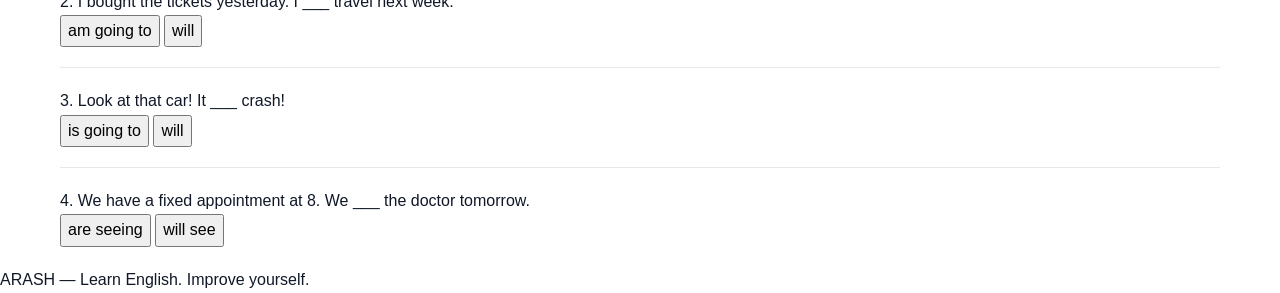
<file: future.html>
<!DOCTYPE html>
<html lang="en"><head><meta charset="UTF-8"><meta name="viewport" content="width=device-width,initial-scale=1.0">
<title>Future: Will & Going To | Arash English</title><link rel="stylesheet" href="style.css"></head>
<body><header><div class="nav"><a class="logo" href="index.html">ARASH</a><nav>
<a href="index.html">Home</a><a href="grammar.html">Grammar</a><a href="vocabulary.html">Vocabulary</a><a href="exercises.html">Exercises</a><a href="about.html">About</a></nav></div></header>
<main class="container"><a class="back" href="grammar.html">← Back to Grammar</a>
<div class="hero"><span class="badge">A1–A2</span><h1>Future: Will & Going To</h1><p class="subtitle">Clear rules, examples, Persian explanations, and practice.</p></div>

<div class="lesson-box"><h2>1. Will</h2><p>Use <b>will + base verb</b> for predictions, promises, offers, and decisions made at the moment of speaking.</p>
<div class="example">I think it will rain. / I'll help you. / Don't worry, I will call you.</div>
<p class="fa">will + فعل ساده برای پیش‌بینی، قول، پیشنهاد و تصمیمی که همان لحظه گرفته می‌شود کاربرد دارد.</p></div>
<h2>2. Be going to</h2><p>Use <b>am/is/are going to + base verb</b> for plans and intentions, especially when there is evidence for a prediction.</p>
<div class="example">I'm going to study tonight. (plan)<br>Look at those clouds! It's going to rain. (evidence)</div>
<h2>3. Present Continuous for arrangements</h2><p>For a fixed personal arrangement, English often uses the Present Continuous.</p>
<div class="example">I'm meeting my friend at 7 tomorrow.</div>
<h2>4. Negative and questions</h2><div class="example">I won't forget. / She isn't going to travel.<br>Will you come? / Are they going to study?</div>
<h2>5. Quick comparison</h2>
<table><tr><th>Form</th><th>Main idea</th><th>Example</th></tr><tr><td>will</td><td>prediction / instant decision</td><td>I'll answer the phone.</td></tr><tr><td>going to</td><td>plan / evidence</td><td>I'm going to start tomorrow.</td></tr><tr><td>present continuous</td><td>arrangement</td><td>I'm meeting Ali at 6.</td></tr></table>
<h2>6. Practice</h2><div class="practice">
<div class="question">1. The phone is ringing. — I ___ answer it.<br><button onclick="check(this,true)">will</button> <button onclick="check(this,false)">am going to</button><div class="answer"></div></div>
<div class="question">2. I bought the tickets yesterday. I ___ travel next week.<br><button onclick="check(this,true)">am going to</button> <button onclick="check(this,false)">will</button><div class="answer"></div></div>
<div class="question">3. Look at that car! It ___ crash!<br><button onclick="check(this,true)">is going to</button> <button onclick="check(this,false)">will</button><div class="answer"></div></div>
<div class="question">4. We have a fixed appointment at 8. We ___ the doctor tomorrow.<br><button onclick="check(this,true)">are seeing</button> <button onclick="check(this,false)">will see</button><div class="answer"></div></div></div>
<script>function check(b,ok){let x=b.parentElement.querySelector('.answer');x.textContent=ok?'✓ Correct!':'✗ Try again.';x.style.color=ok?'green':'crimson'}</script>

</main><footer>ARASH — Learn English. Improve yourself.</footer></body></html>
</file>
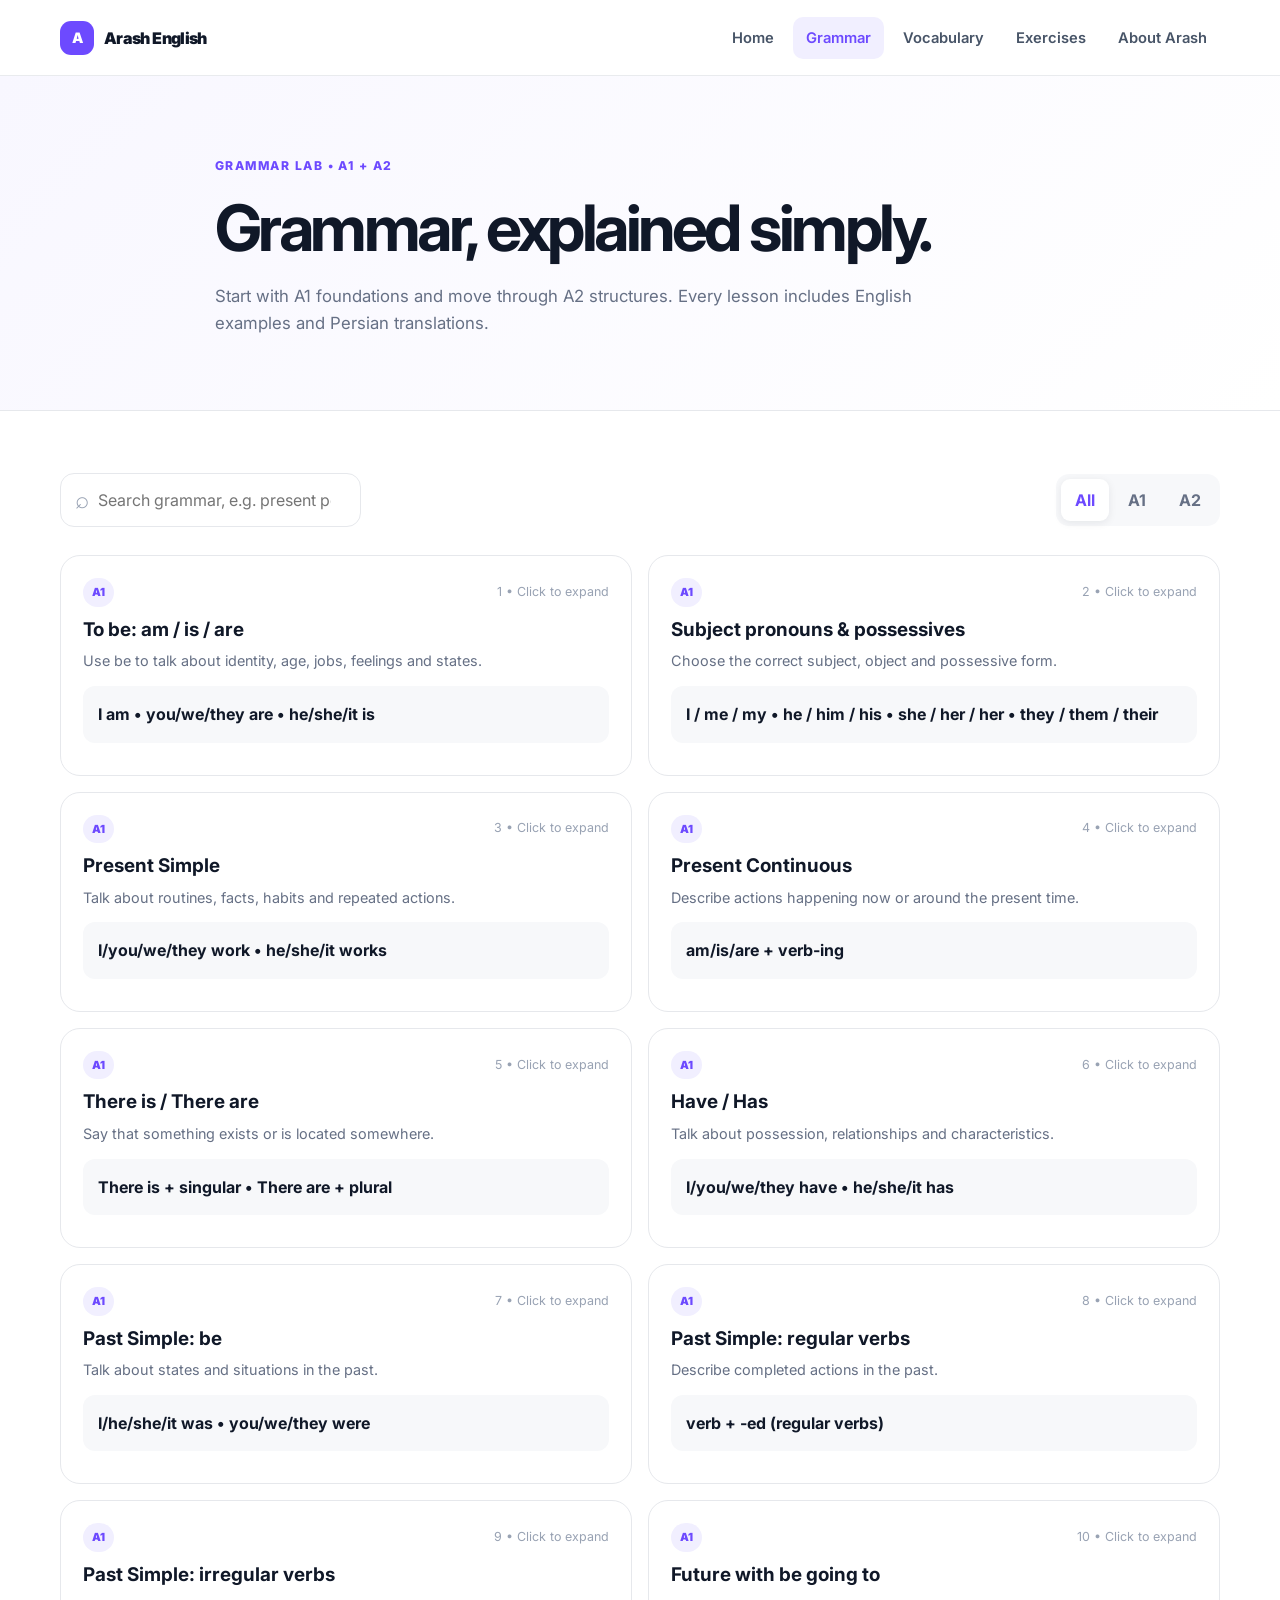
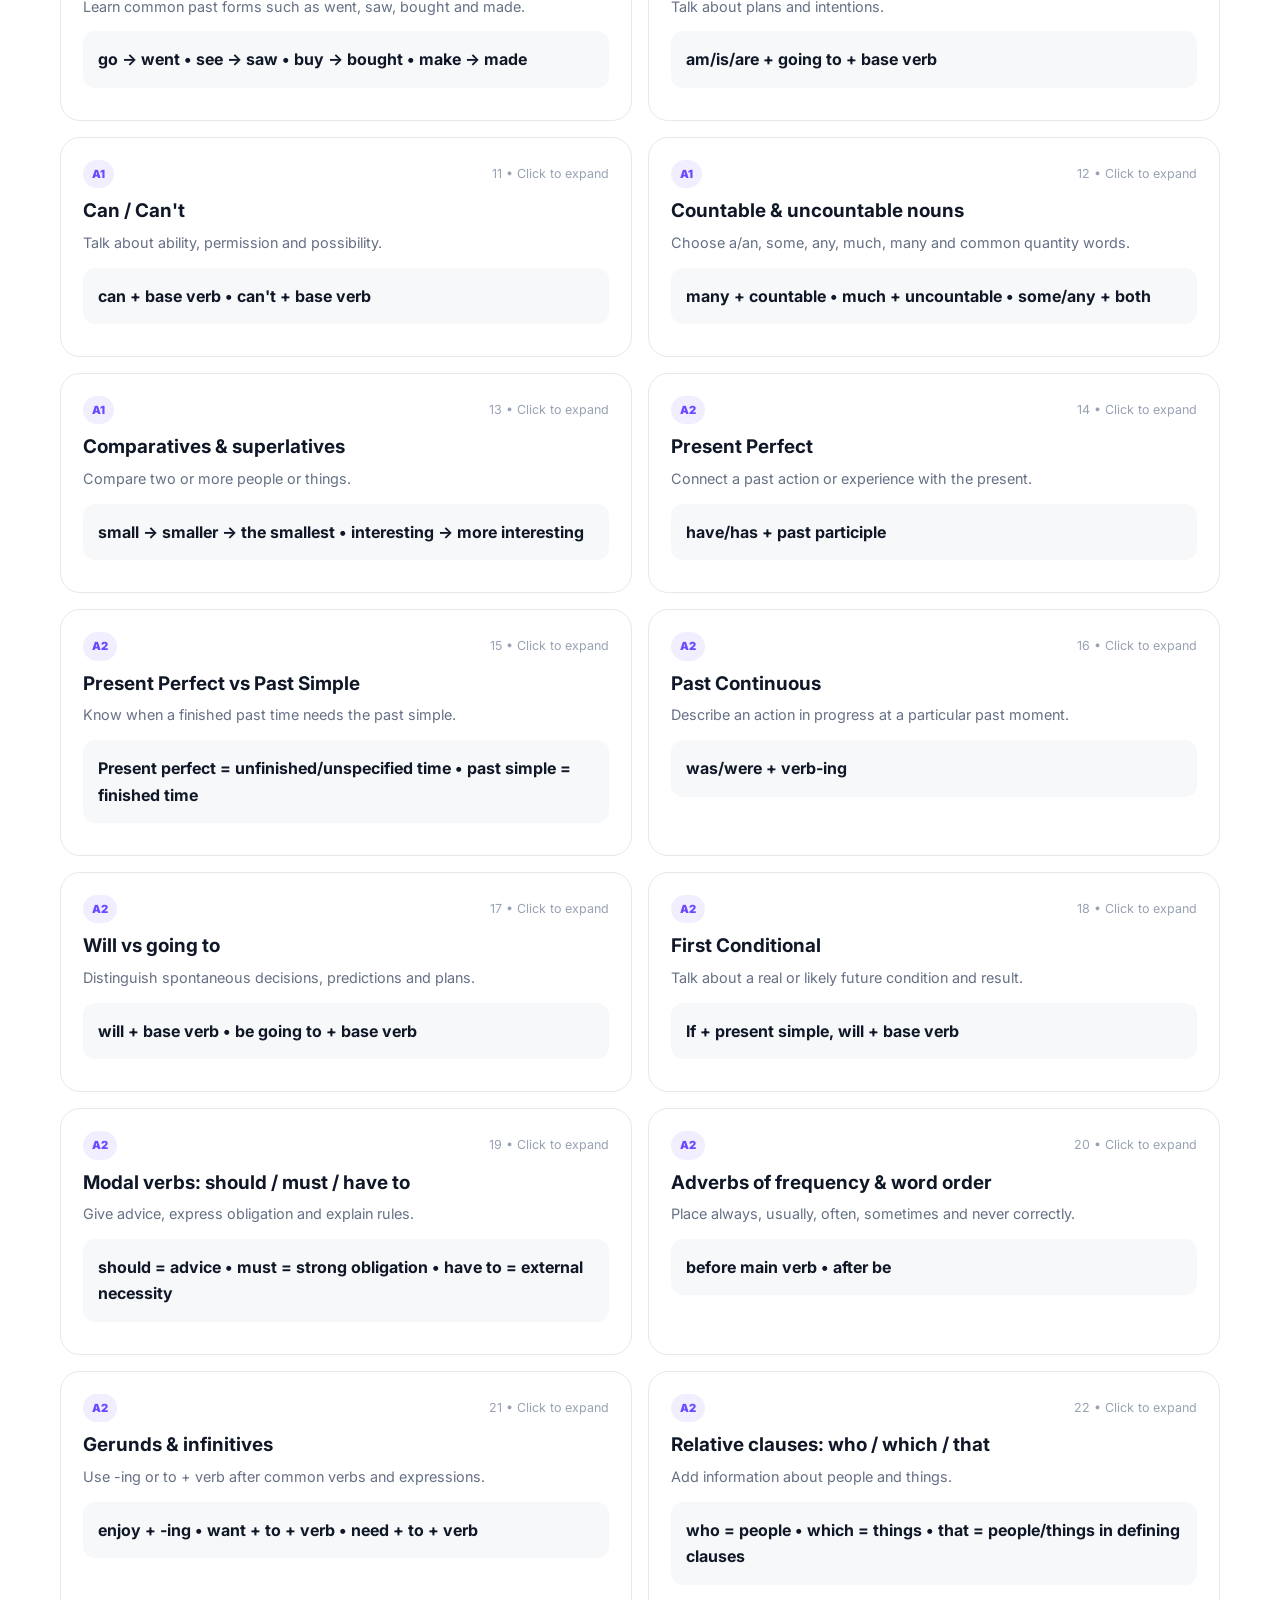
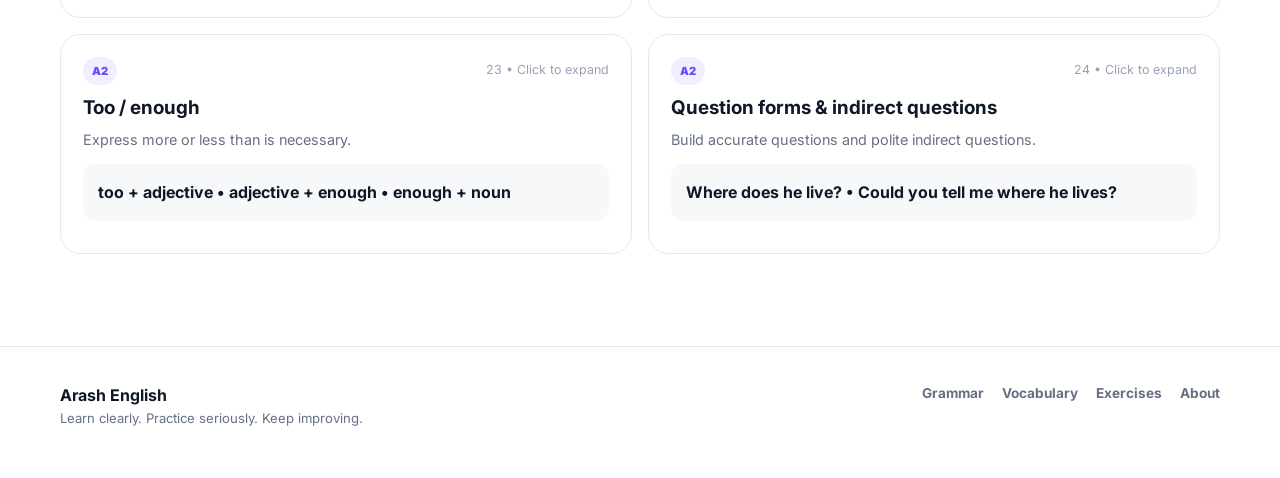
<file: grammar.html>
<!DOCTYPE html>
<html lang="en" dir="ltr">
<head>
  <meta charset="UTF-8">
  <meta name="viewport" content="width=device-width, initial-scale=1.0">
  <meta name="description" content="A1 and A2 English grammar lessons with Persian translations and examples.">
  <title>Grammar | Arash English</title>
  <link rel="preconnect" href="https://fonts.googleapis.com">
  <link rel="preconnect" href="https://fonts.gstatic.com" crossorigin>
  <link href="https://fonts.googleapis.com/css2?family=Inter:wght@400;500;600;700;800&family=Vazirmatn:wght@400;500;600;700;800&display=swap" rel="stylesheet">
  <link rel="stylesheet" href="style.css">
</head>
<body>
  <div id="site-header"></div>
  <main class="page-main">
    <section class="page-hero">
      <div class="container narrow">
        <span class="eyebrow">GRAMMAR LAB • A1 + A2</span>
        <h1>Grammar, explained simply.</h1>
        <p>Start with A1 foundations and move through A2 structures. Every lesson includes English examples and Persian translations.</p>
      </div>
    </section>

    <section class="section section-tight">
      <div class="container">
        <div class="toolbar">
          <div class="search-wrap"><span>⌕</span><input id="grammarSearch" type="search" placeholder="Search grammar, e.g. present perfect..."></div>
          <div class="filter-tabs" id="levelFilters">
            <button class="filter-btn active" data-level="all">All</button>
            <button class="filter-btn" data-level="A1">A1</button>
            <button class="filter-btn" data-level="A2">A2</button>
          </div>
        </div>
        <div id="grammarList" class="lesson-grid"></div>
      </div>
    </section>
  </main>
  <div id="site-footer"></div>
  <script src="script.js"></script>
</body>
</html>
</file>
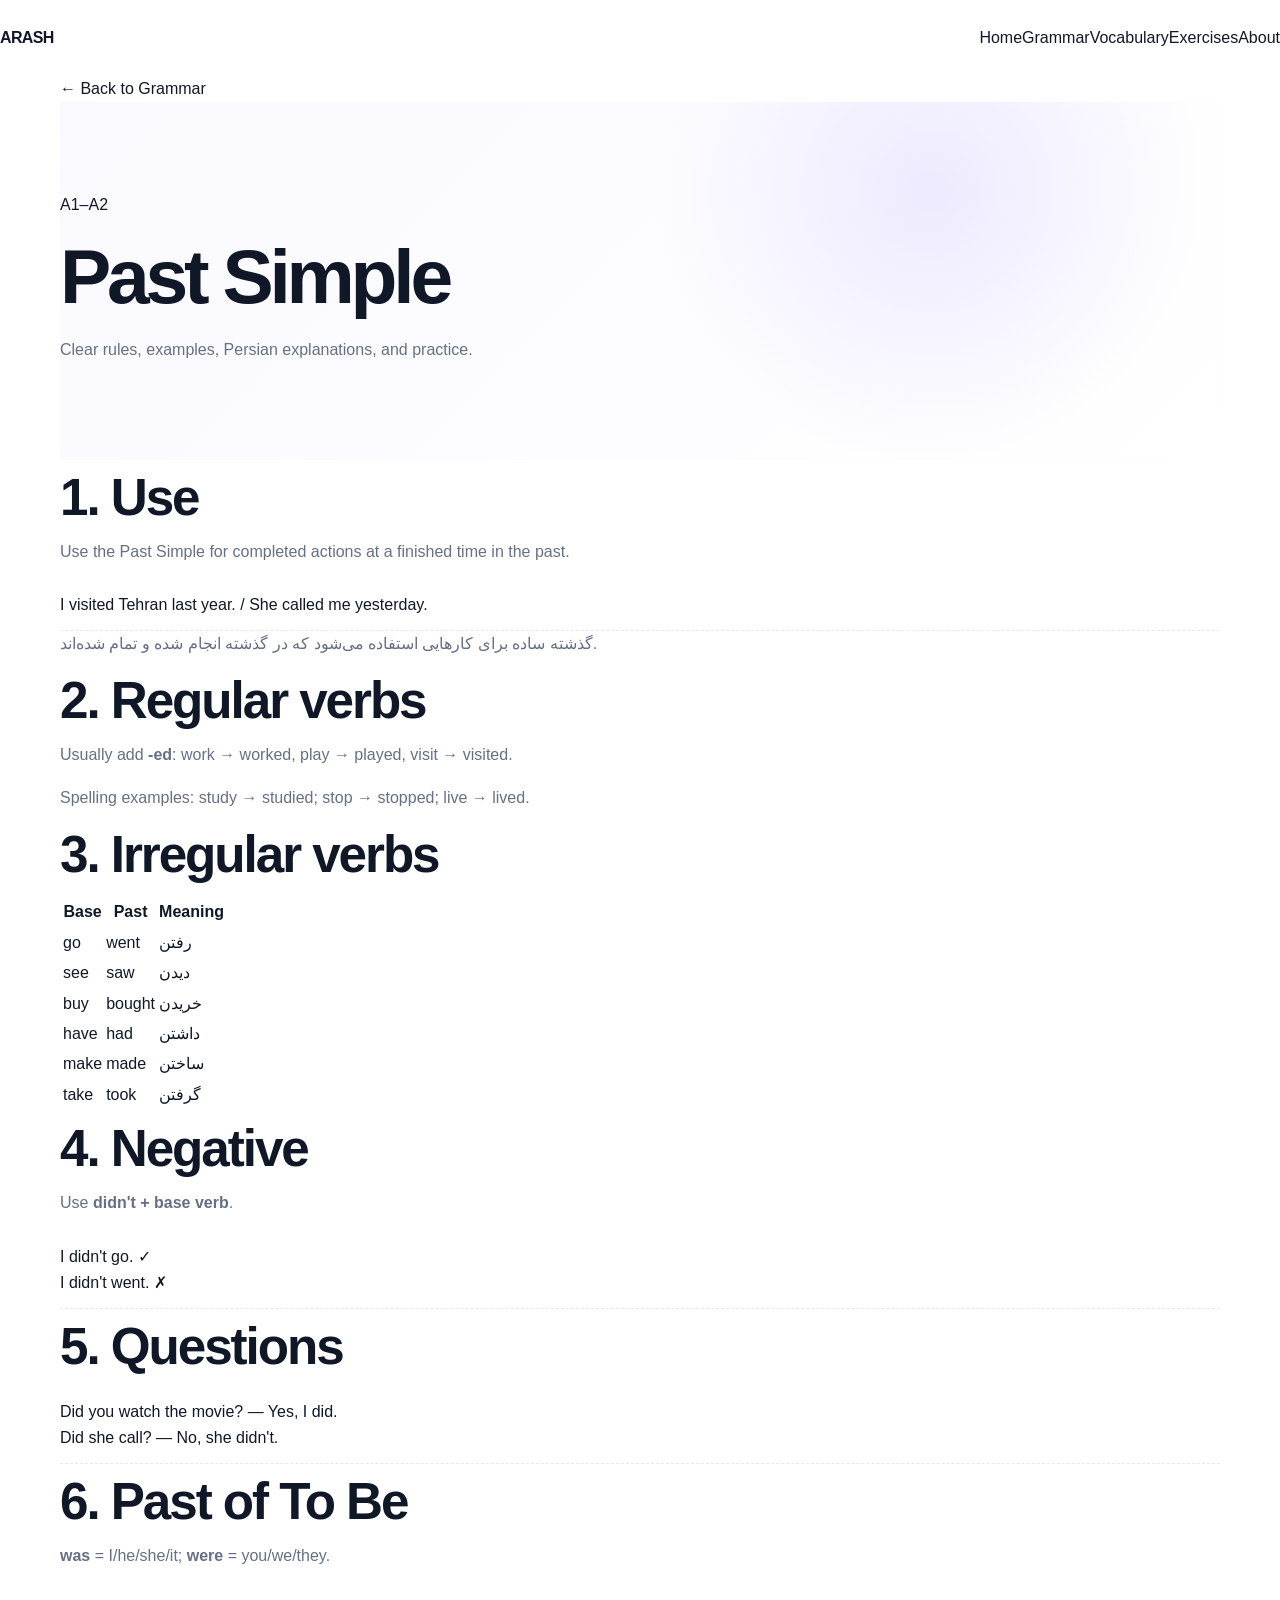
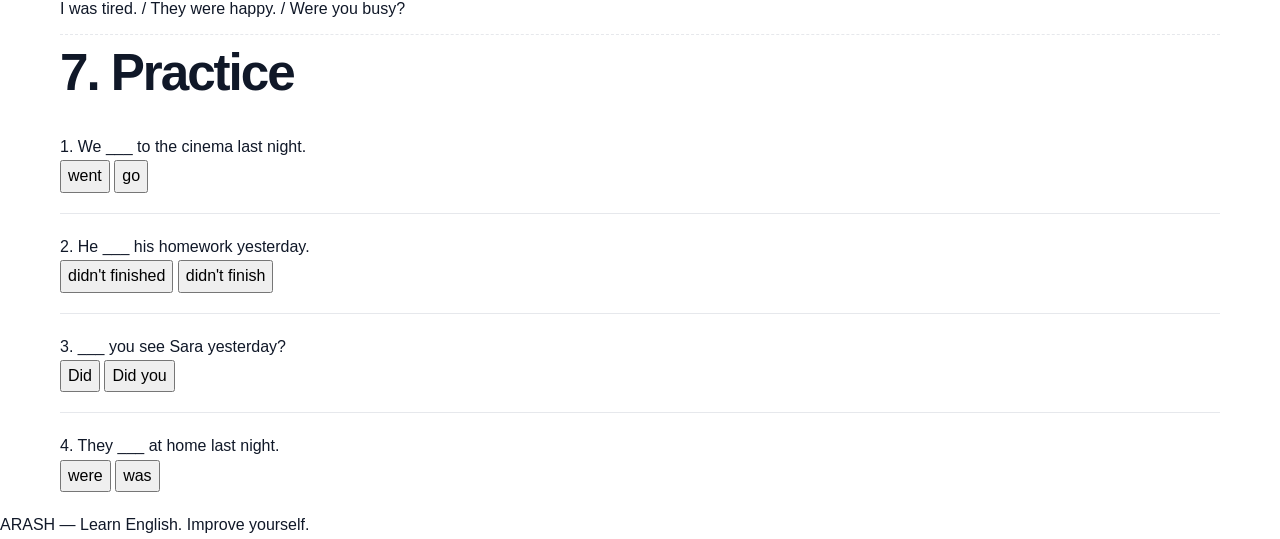
<file: past-simple.html>
<!DOCTYPE html>
<html lang="en"><head><meta charset="UTF-8"><meta name="viewport" content="width=device-width,initial-scale=1.0">
<title>Past Simple | Arash English</title><link rel="stylesheet" href="style.css"></head>
<body><header><div class="nav"><a class="logo" href="index.html">ARASH</a><nav>
<a href="index.html">Home</a><a href="grammar.html">Grammar</a><a href="vocabulary.html">Vocabulary</a><a href="exercises.html">Exercises</a><a href="about.html">About</a></nav></div></header>
<main class="container"><a class="back" href="grammar.html">← Back to Grammar</a>
<div class="hero"><span class="badge">A1–A2</span><h1>Past Simple</h1><p class="subtitle">Clear rules, examples, Persian explanations, and practice.</p></div>

<div class="lesson-box"><h2>1. Use</h2><p>Use the Past Simple for completed actions at a finished time in the past.</p>
<div class="example">I visited Tehran last year. / She called me yesterday.</div>
<p class="fa">گذشته ساده برای کارهایی استفاده می‌شود که در گذشته انجام شده و تمام شده‌اند.</p></div>
<h2>2. Regular verbs</h2><p>Usually add <b>-ed</b>: work → worked, play → played, visit → visited.</p>
<p>Spelling examples: study → studied; stop → stopped; live → lived.</p>
<h2>3. Irregular verbs</h2>
<table><tr><th>Base</th><th>Past</th><th>Meaning</th></tr><tr><td>go</td><td>went</td><td class="fa">رفتن</td></tr><tr><td>see</td><td>saw</td><td class="fa">دیدن</td></tr><tr><td>buy</td><td>bought</td><td class="fa">خریدن</td></tr><tr><td>have</td><td>had</td><td class="fa">داشتن</td></tr><tr><td>make</td><td>made</td><td class="fa">ساختن</td></tr><tr><td>take</td><td>took</td><td class="fa">گرفتن</td></tr></table>
<h2>4. Negative</h2><p>Use <b>didn't + base verb</b>.</p><div class="example">I didn't go. ✓<br>I didn't went. ✗</div>
<h2>5. Questions</h2><div class="example">Did you watch the movie? — Yes, I did.<br>Did she call? — No, she didn't.</div>
<h2>6. Past of To Be</h2><p><b>was</b> = I/he/she/it; <b>were</b> = you/we/they.</p><div class="example">I was tired. / They were happy. / Were you busy?</div>
<h2>7. Practice</h2><div class="practice">
<div class="question">1. We ___ to the cinema last night.<br><button onclick="check(this,true)">went</button> <button onclick="check(this,false)">go</button><div class="answer"></div></div>
<div class="question">2. He ___ his homework yesterday.<br><button onclick="check(this,false)">didn't finished</button> <button onclick="check(this,true)">didn't finish</button><div class="answer"></div></div>
<div class="question">3. ___ you see Sara yesterday?<br><button onclick="check(this,true)">Did</button> <button onclick="check(this,false)">Did you</button><div class="answer"></div></div>
<div class="question">4. They ___ at home last night.<br><button onclick="check(this,true)">were</button> <button onclick="check(this,false)">was</button><div class="answer"></div></div></div>
<script>function check(b,ok){let x=b.parentElement.querySelector('.answer');x.textContent=ok?'✓ Correct!':'✗ Try again.';x.style.color=ok?'green':'crimson'}</script>

</main><footer>ARASH — Learn English. Improve yourself.</footer></body></html>
</file>
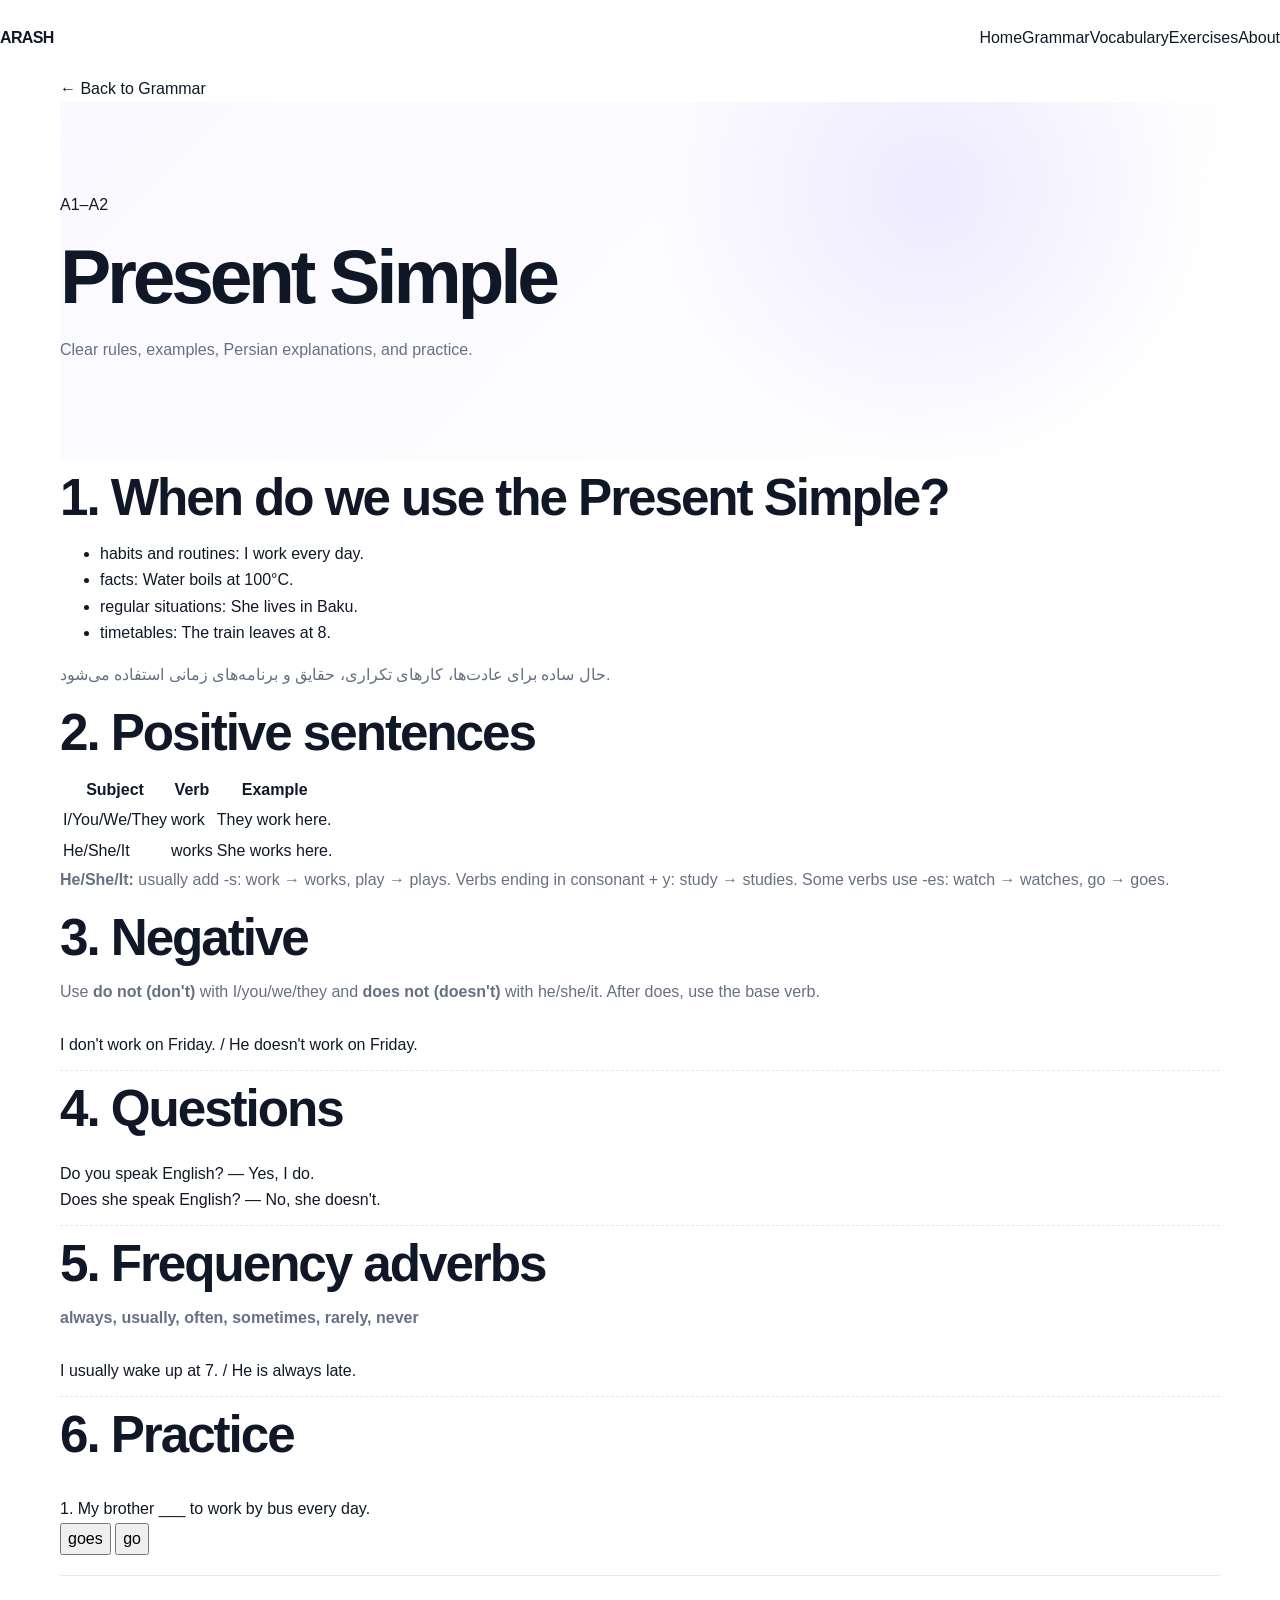
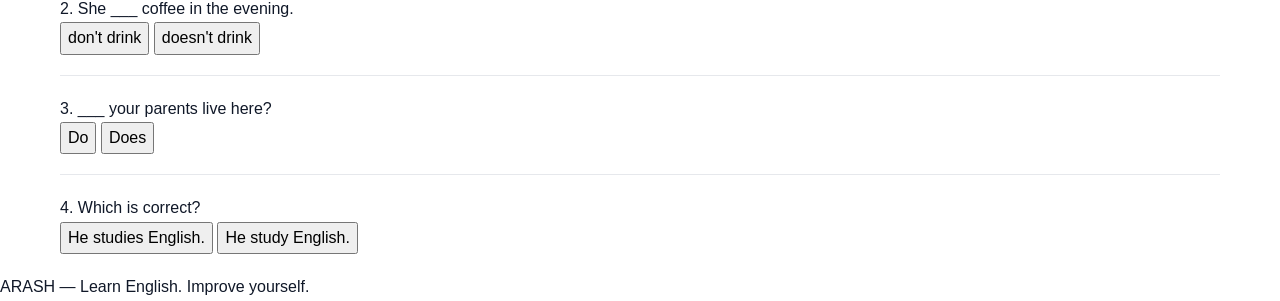
<file: present-simple.html>
<!DOCTYPE html>
<html lang="en"><head><meta charset="UTF-8"><meta name="viewport" content="width=device-width,initial-scale=1.0">
<title>Present Simple | Arash English</title><link rel="stylesheet" href="style.css"></head>
<body><header><div class="nav"><a class="logo" href="index.html">ARASH</a><nav>
<a href="index.html">Home</a><a href="grammar.html">Grammar</a><a href="vocabulary.html">Vocabulary</a><a href="exercises.html">Exercises</a><a href="about.html">About</a></nav></div></header>
<main class="container"><a class="back" href="grammar.html">← Back to Grammar</a>
<div class="hero"><span class="badge">A1–A2</span><h1>Present Simple</h1><p class="subtitle">Clear rules, examples, Persian explanations, and practice.</p></div>

<div class="lesson-box"><h2>1. When do we use the Present Simple?</h2>
<ul><li>habits and routines: I work every day.</li><li>facts: Water boils at 100°C.</li><li>regular situations: She lives in Baku.</li><li>timetables: The train leaves at 8.</li></ul>
<p class="fa">حال ساده برای عادت‌ها، کارهای تکراری، حقایق و برنامه‌های زمانی استفاده می‌شود.</p></div>
<h2>2. Positive sentences</h2>
<table><tr><th>Subject</th><th>Verb</th><th>Example</th></tr><tr><td>I/You/We/They</td><td>work</td><td>They work here.</td></tr><tr><td>He/She/It</td><td>works</td><td>She works here.</td></tr></table>
<p><b>He/She/It:</b> usually add -s: work → works, play → plays. Verbs ending in consonant + y: study → studies. Some verbs use -es: watch → watches, go → goes.</p>
<h2>3. Negative</h2><p>Use <b>do not (don't)</b> with I/you/we/they and <b>does not (doesn't)</b> with he/she/it. After does, use the base verb.</p>
<div class="example">I don't work on Friday. / He doesn't work on Friday.</div>
<h2>4. Questions</h2><div class="example">Do you speak English? — Yes, I do.<br>Does she speak English? — No, she doesn't.</div>
<h2>5. Frequency adverbs</h2><p><b>always, usually, often, sometimes, rarely, never</b></p><div class="example">I usually wake up at 7. / He is always late.</div>
<h2>6. Practice</h2><div class="practice">
<div class="question">1. My brother ___ to work by bus every day.<br><button onclick="check(this,true)">goes</button> <button onclick="check(this,false)">go</button><div class="answer"></div></div>
<div class="question">2. She ___ coffee in the evening.<br><button onclick="check(this,false)">don't drink</button> <button onclick="check(this,true)">doesn't drink</button><div class="answer"></div></div>
<div class="question">3. ___ your parents live here?<br><button onclick="check(this,true)">Do</button> <button onclick="check(this,false)">Does</button><div class="answer"></div></div>
<div class="question">4. Which is correct?<br><button onclick="check(this,true)">He studies English.</button> <button onclick="check(this,false)">He study English.</button><div class="answer"></div></div></div>
<script>function check(b,ok){let x=b.parentElement.querySelector('.answer');x.textContent=ok?'✓ Correct!':'✗ Try again.';x.style.color=ok?'green':'crimson'}</script>

</main><footer>ARASH — Learn English. Improve yourself.</footer></body></html>
</file>
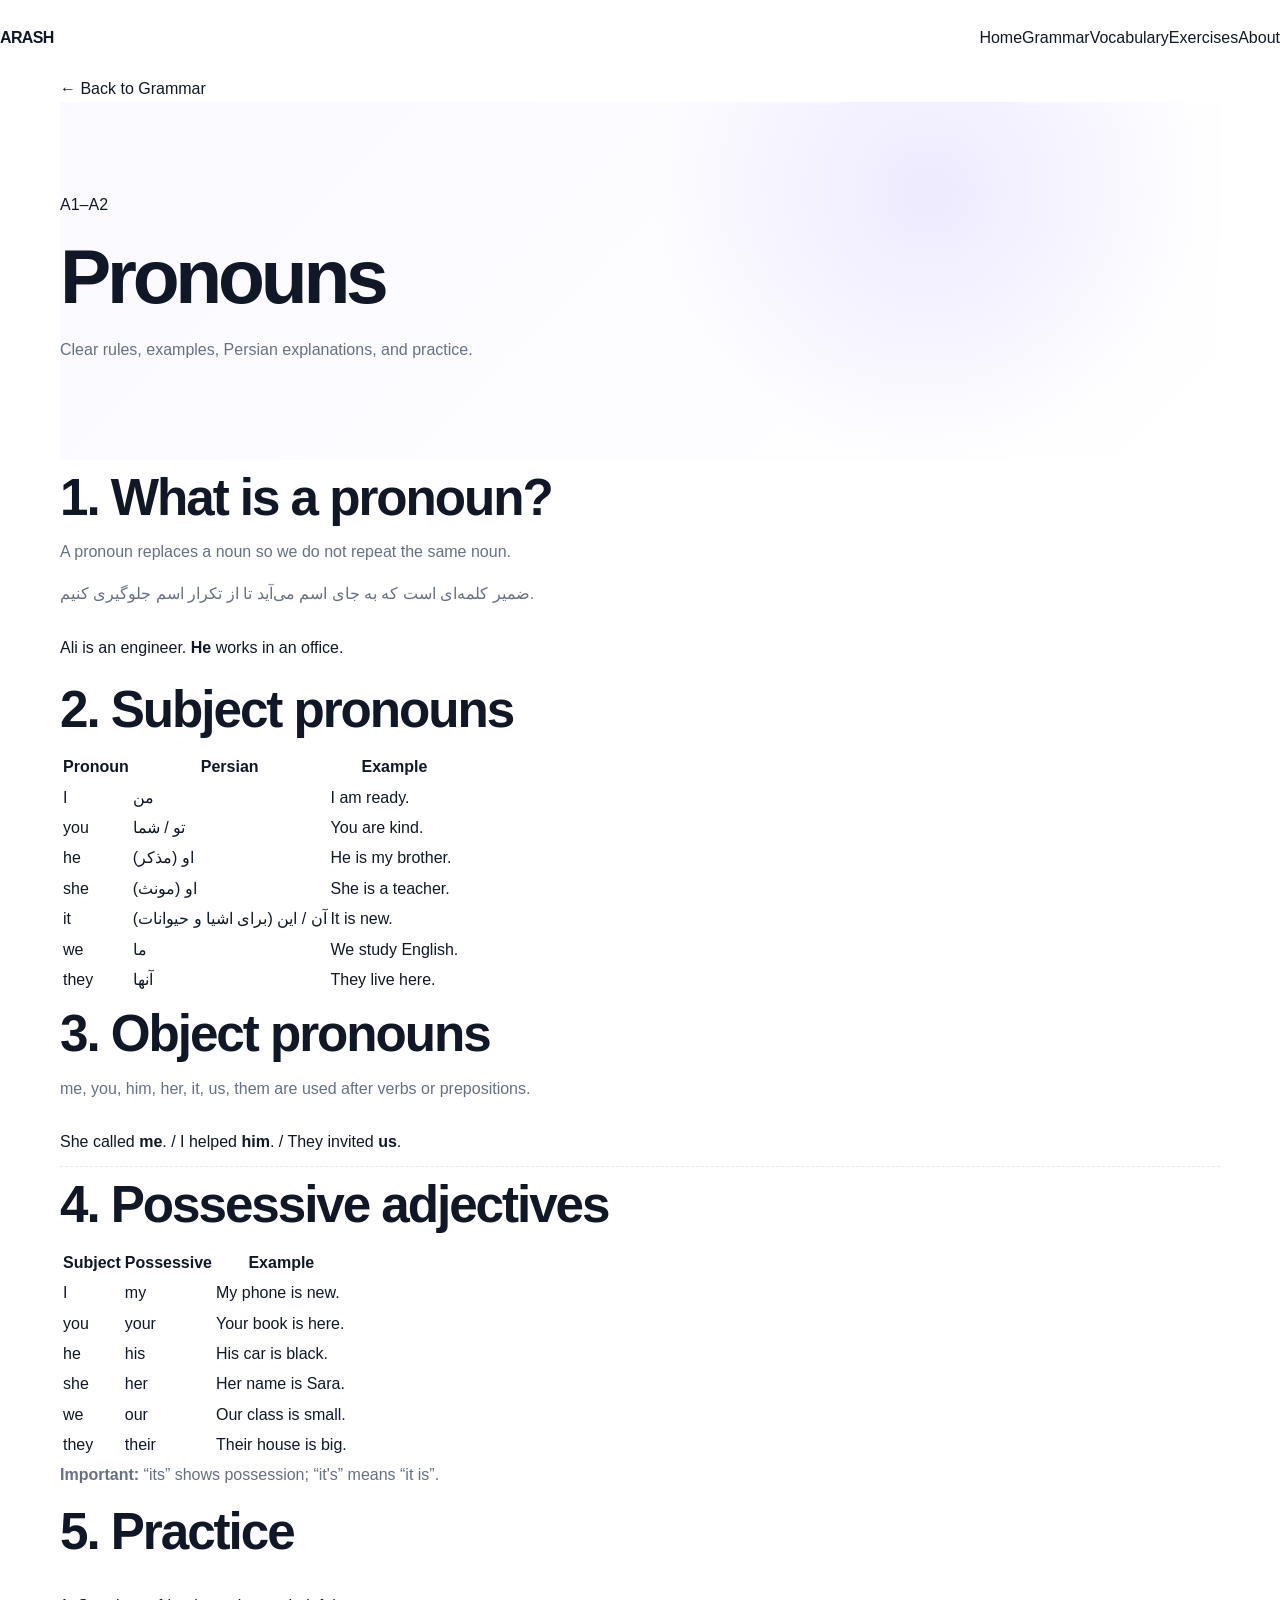
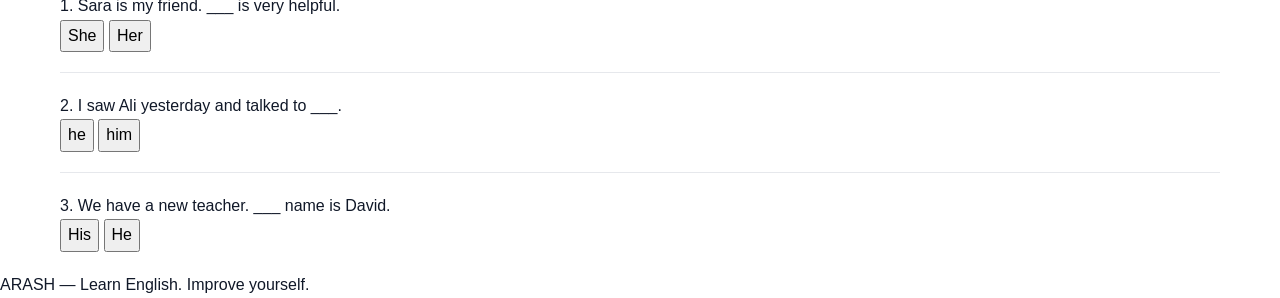
<file: pronouns.html>
<!DOCTYPE html>
<html lang="en"><head><meta charset="UTF-8"><meta name="viewport" content="width=device-width,initial-scale=1.0">
<title>Pronouns | Arash English</title><link rel="stylesheet" href="style.css"></head>
<body><header><div class="nav"><a class="logo" href="index.html">ARASH</a><nav>
<a href="index.html">Home</a><a href="grammar.html">Grammar</a><a href="vocabulary.html">Vocabulary</a><a href="exercises.html">Exercises</a><a href="about.html">About</a></nav></div></header>
<main class="container"><a class="back" href="grammar.html">← Back to Grammar</a>
<div class="hero"><span class="badge">A1–A2</span><h1>Pronouns</h1><p class="subtitle">Clear rules, examples, Persian explanations, and practice.</p></div>

<div class="lesson-box"><h2>1. What is a pronoun?</h2>
<p>A pronoun replaces a noun so we do not repeat the same noun.</p>
<p class="fa">ضمیر کلمه‌ای است که به جای اسم می‌آید تا از تکرار اسم جلوگیری کنیم.</p>
<div class="example">Ali is an engineer. <b>He</b> works in an office.</div></div>
<h2>2. Subject pronouns</h2>
<table><tr><th>Pronoun</th><th>Persian</th><th>Example</th></tr>
<tr><td>I</td><td class="fa">من</td><td>I am ready.</td></tr><tr><td>you</td><td class="fa">تو / شما</td><td>You are kind.</td></tr>
<tr><td>he</td><td class="fa">او (مذکر)</td><td>He is my brother.</td></tr><tr><td>she</td><td class="fa">او (مونث)</td><td>She is a teacher.</td></tr>
<tr><td>it</td><td class="fa">آن / این (برای اشیا و حیوانات)</td><td>It is new.</td></tr><tr><td>we</td><td class="fa">ما</td><td>We study English.</td></tr>
<tr><td>they</td><td class="fa">آنها</td><td>They live here.</td></tr></table>
<h2>3. Object pronouns</h2>
<p>me, you, him, her, it, us, them are used after verbs or prepositions.</p>
<div class="example">She called <b>me</b>. / I helped <b>him</b>. / They invited <b>us</b>.</div>
<h2>4. Possessive adjectives</h2>
<table><tr><th>Subject</th><th>Possessive</th><th>Example</th></tr>
<tr><td>I</td><td>my</td><td>My phone is new.</td></tr><tr><td>you</td><td>your</td><td>Your book is here.</td></tr>
<tr><td>he</td><td>his</td><td>His car is black.</td></tr><tr><td>she</td><td>her</td><td>Her name is Sara.</td></tr>
<tr><td>we</td><td>our</td><td>Our class is small.</td></tr><tr><td>they</td><td>their</td><td>Their house is big.</td></tr></table>
<p class="warning"><b>Important:</b> “its” shows possession; “it's” means “it is”.</p>
<h2>5. Practice</h2><div class="practice">
<div class="question">1. Sara is my friend. ___ is very helpful.<br><button onclick="check(this,true)">She</button> <button onclick="check(this,false)">Her</button><div class="answer"></div></div>
<div class="question">2. I saw Ali yesterday and talked to ___.<br><button onclick="check(this,false)">he</button> <button onclick="check(this,true)">him</button><div class="answer"></div></div>
<div class="question">3. We have a new teacher. ___ name is David.<br><button onclick="check(this,true)">His</button> <button onclick="check(this,false)">He</button><div class="answer"></div></div></div>
<script>function check(b,ok){let x=b.parentElement.querySelector('.answer');x.textContent=ok?'✓ Correct!':'✗ Try again.';x.style.color=ok?'green':'crimson'}</script>

</main><footer>ARASH — Learn English. Improve yourself.</footer></body></html>
</file>
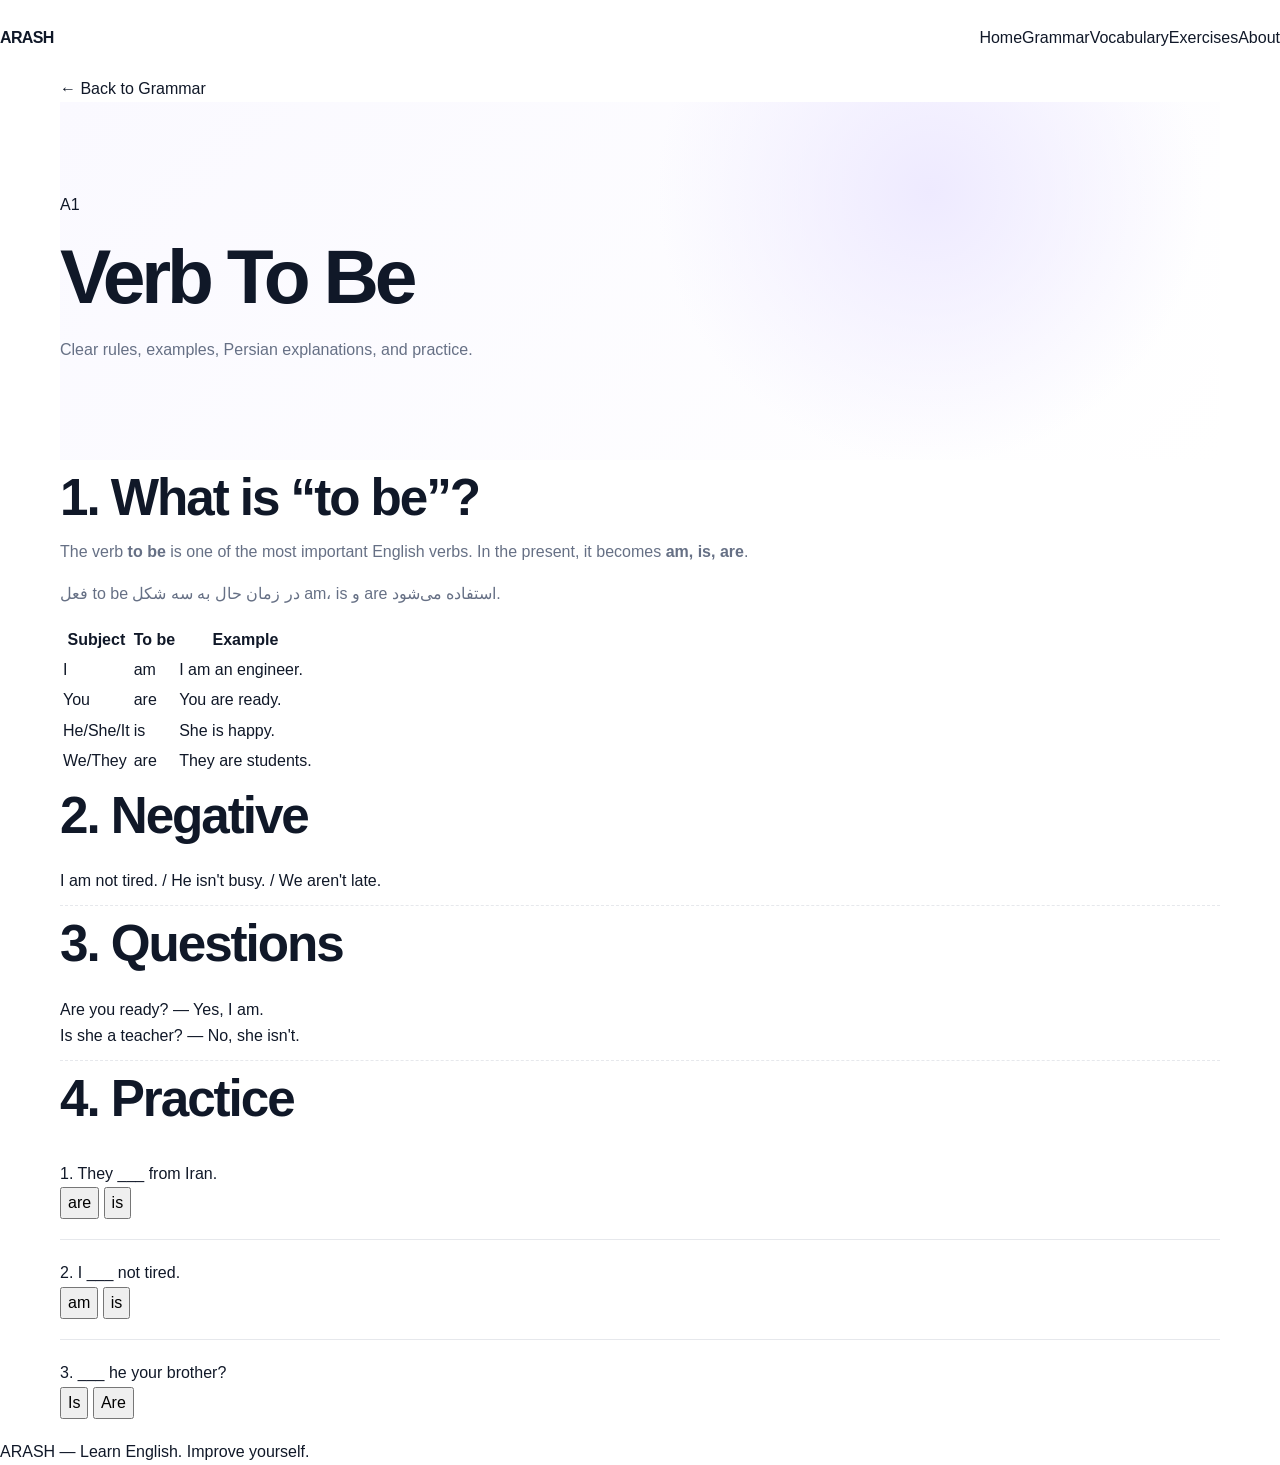
<file: to-be.html>
<!DOCTYPE html>
<html lang="en"><head><meta charset="UTF-8"><meta name="viewport" content="width=device-width,initial-scale=1.0">
<title>Verb To Be | Arash English</title><link rel="stylesheet" href="style.css"></head>
<body><header><div class="nav"><a class="logo" href="index.html">ARASH</a><nav>
<a href="index.html">Home</a><a href="grammar.html">Grammar</a><a href="vocabulary.html">Vocabulary</a><a href="exercises.html">Exercises</a><a href="about.html">About</a></nav></div></header>
<main class="container"><a class="back" href="grammar.html">← Back to Grammar</a>
<div class="hero"><span class="badge">A1</span><h1>Verb To Be</h1><p class="subtitle">Clear rules, examples, Persian explanations, and practice.</p></div>

<div class="lesson-box"><h2>1. What is “to be”?</h2><p>The verb <b>to be</b> is one of the most important English verbs. In the present, it becomes <b>am, is, are</b>.</p>
<p class="fa">فعل to be در زمان حال به سه شکل am، is و are استفاده می‌شود.</p></div>
<table><tr><th>Subject</th><th>To be</th><th>Example</th></tr><tr><td>I</td><td>am</td><td>I am an engineer.</td></tr><tr><td>You</td><td>are</td><td>You are ready.</td></tr><tr><td>He/She/It</td><td>is</td><td>She is happy.</td></tr><tr><td>We/They</td><td>are</td><td>They are students.</td></tr></table>
<h2>2. Negative</h2><div class="example">I am not tired. / He isn't busy. / We aren't late.</div>
<h2>3. Questions</h2><div class="example">Are you ready? — Yes, I am.<br>Is she a teacher? — No, she isn't.</div>
<h2>4. Practice</h2><div class="practice">
<div class="question">1. They ___ from Iran.<br><button onclick="check(this,true)">are</button> <button onclick="check(this,false)">is</button><div class="answer"></div></div>
<div class="question">2. I ___ not tired.<br><button onclick="check(this,true)">am</button> <button onclick="check(this,false)">is</button><div class="answer"></div></div>
<div class="question">3. ___ he your brother?<br><button onclick="check(this,true)">Is</button> <button onclick="check(this,false)">Are</button><div class="answer"></div></div></div>
<script>function check(b,ok){let x=b.parentElement.querySelector('.answer');x.textContent=ok?'✓ Correct!':'✗ Try again.';x.style.color=ok?'green':'crimson'}</script>

</main><footer>ARASH — Learn English. Improve yourself.</footer></body></html>
</file>
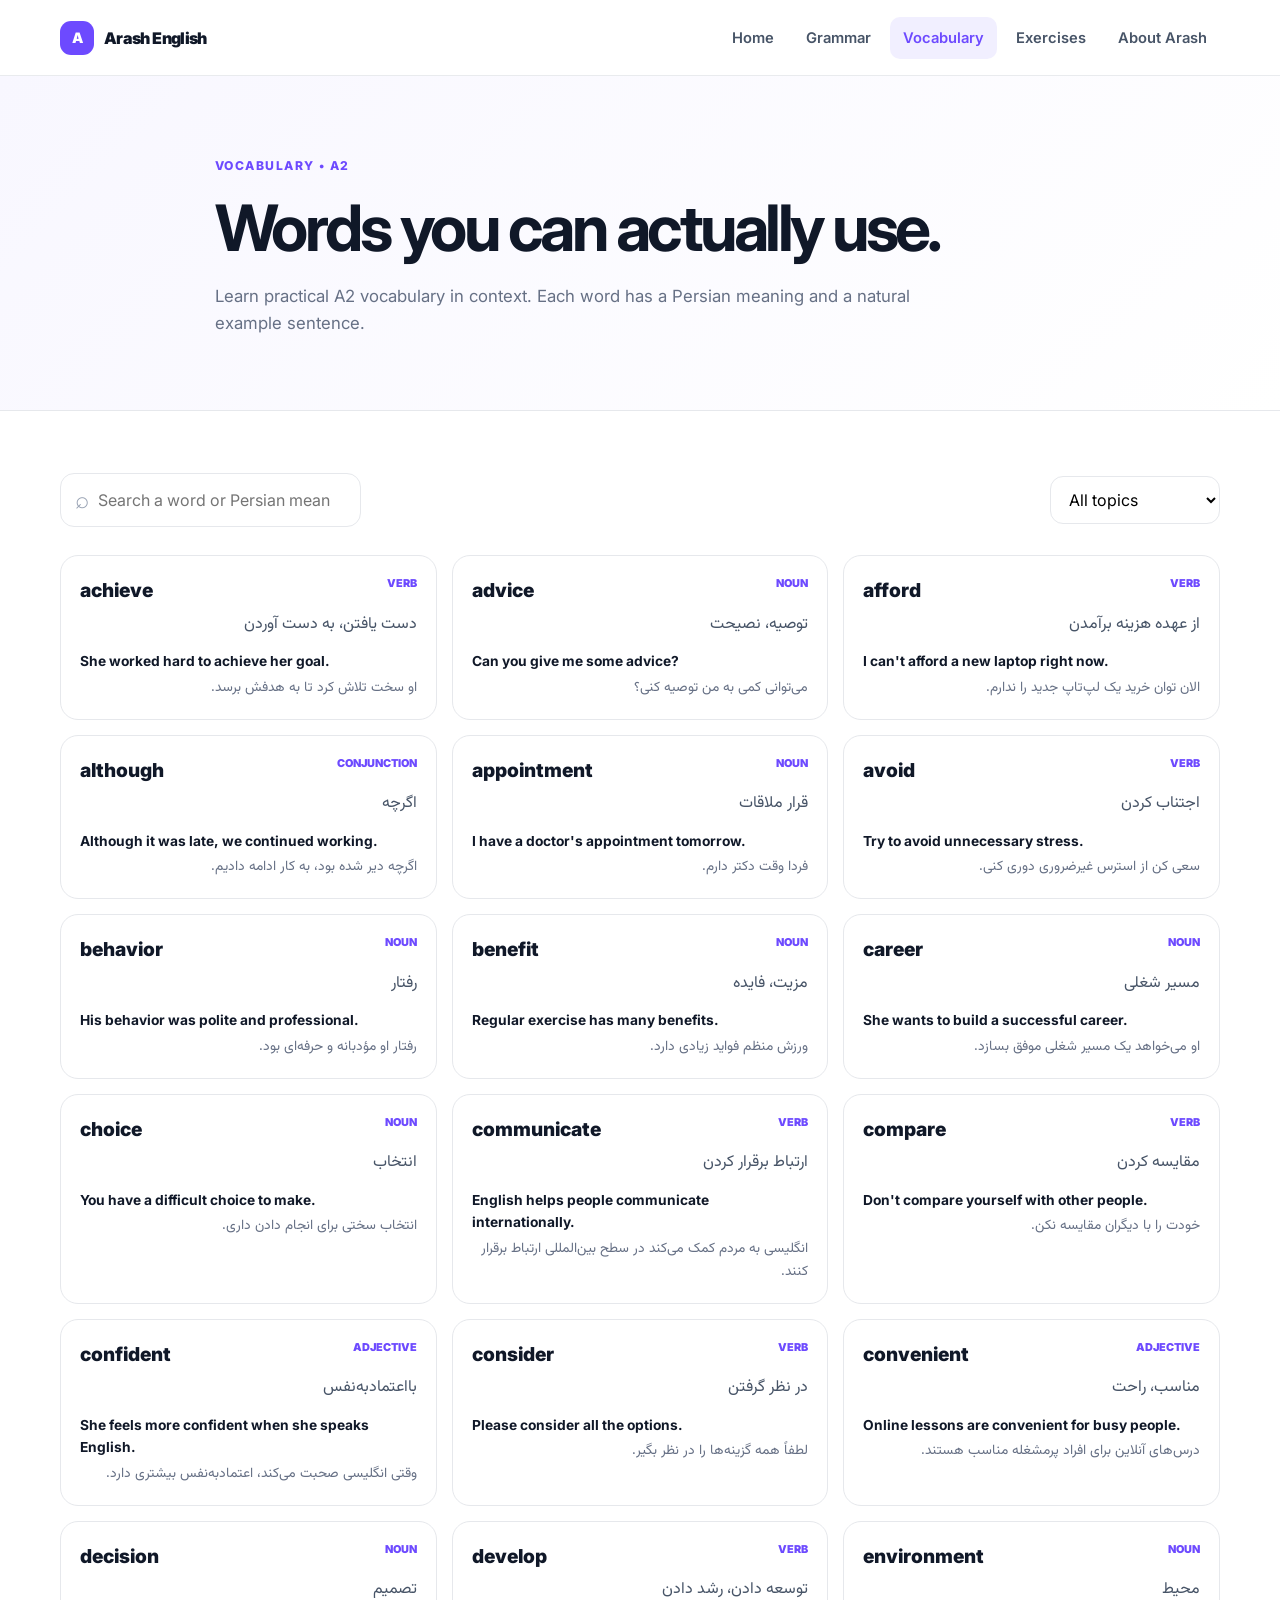
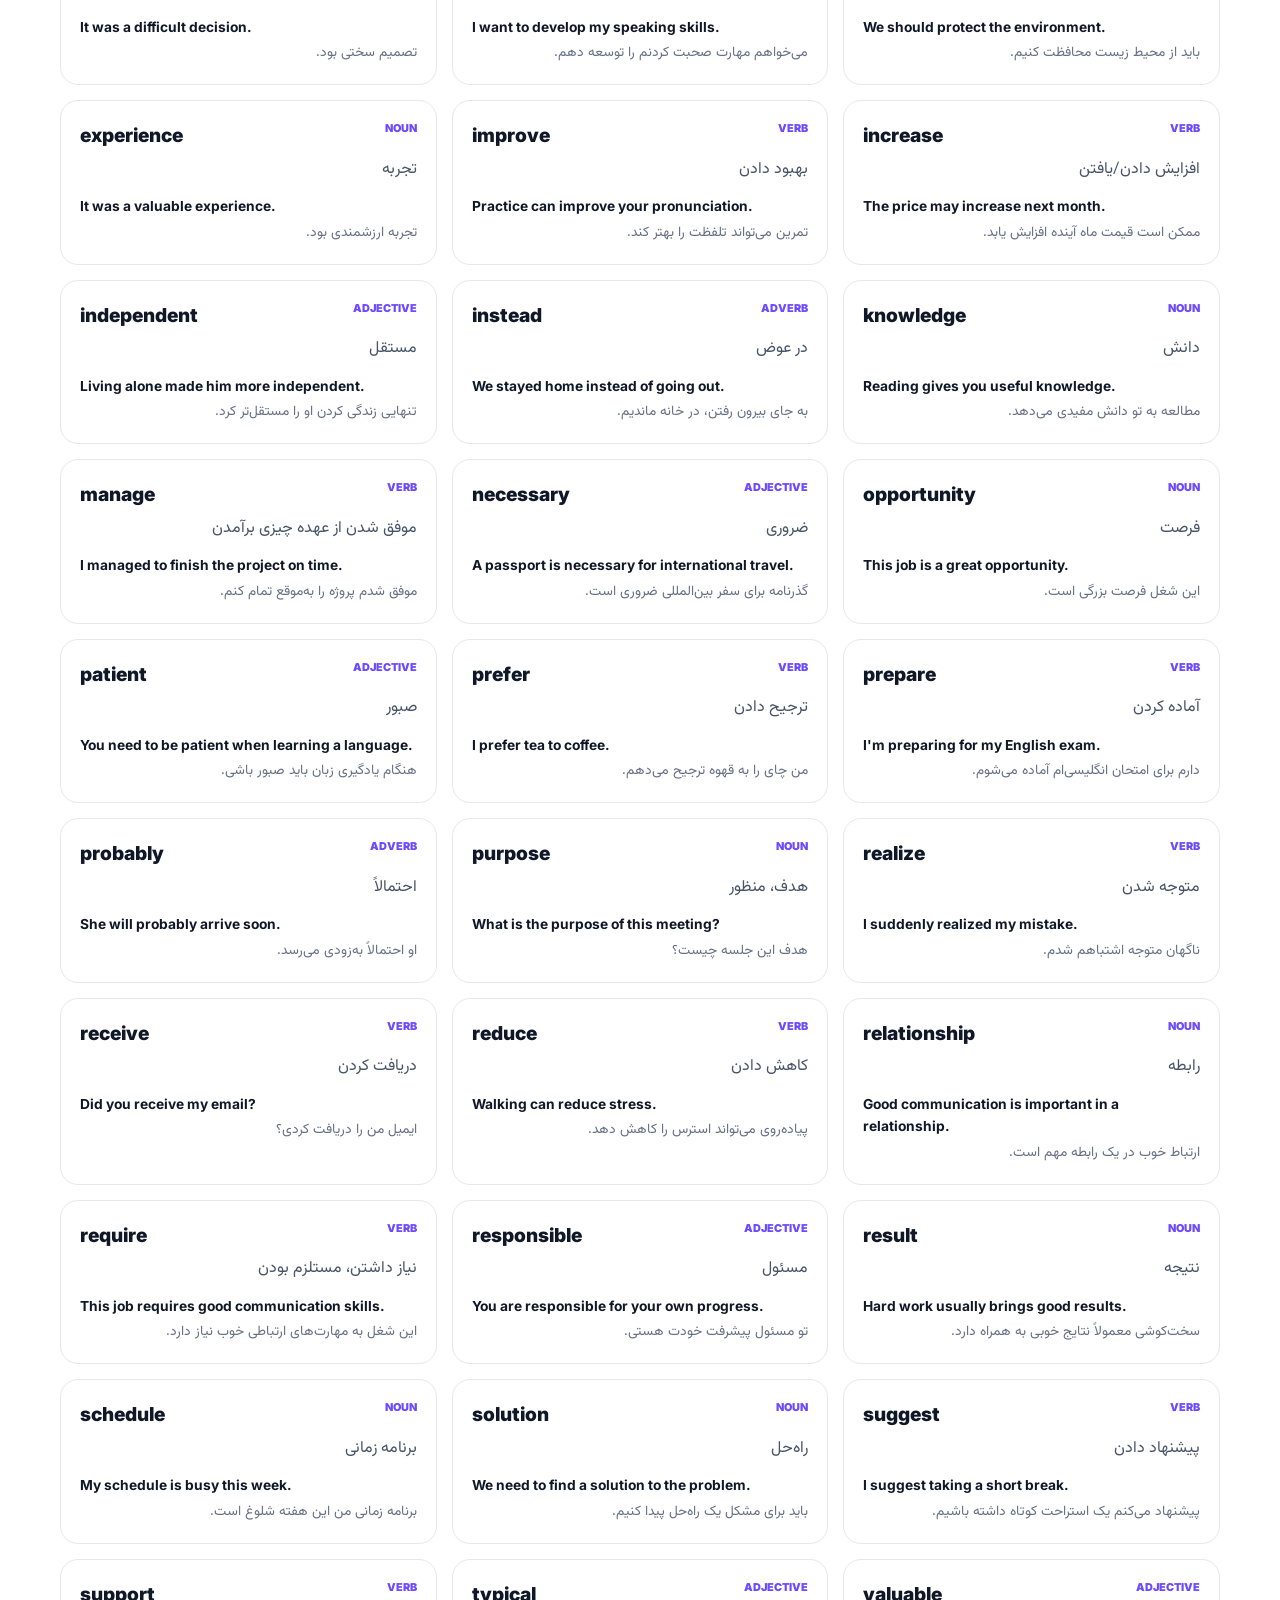
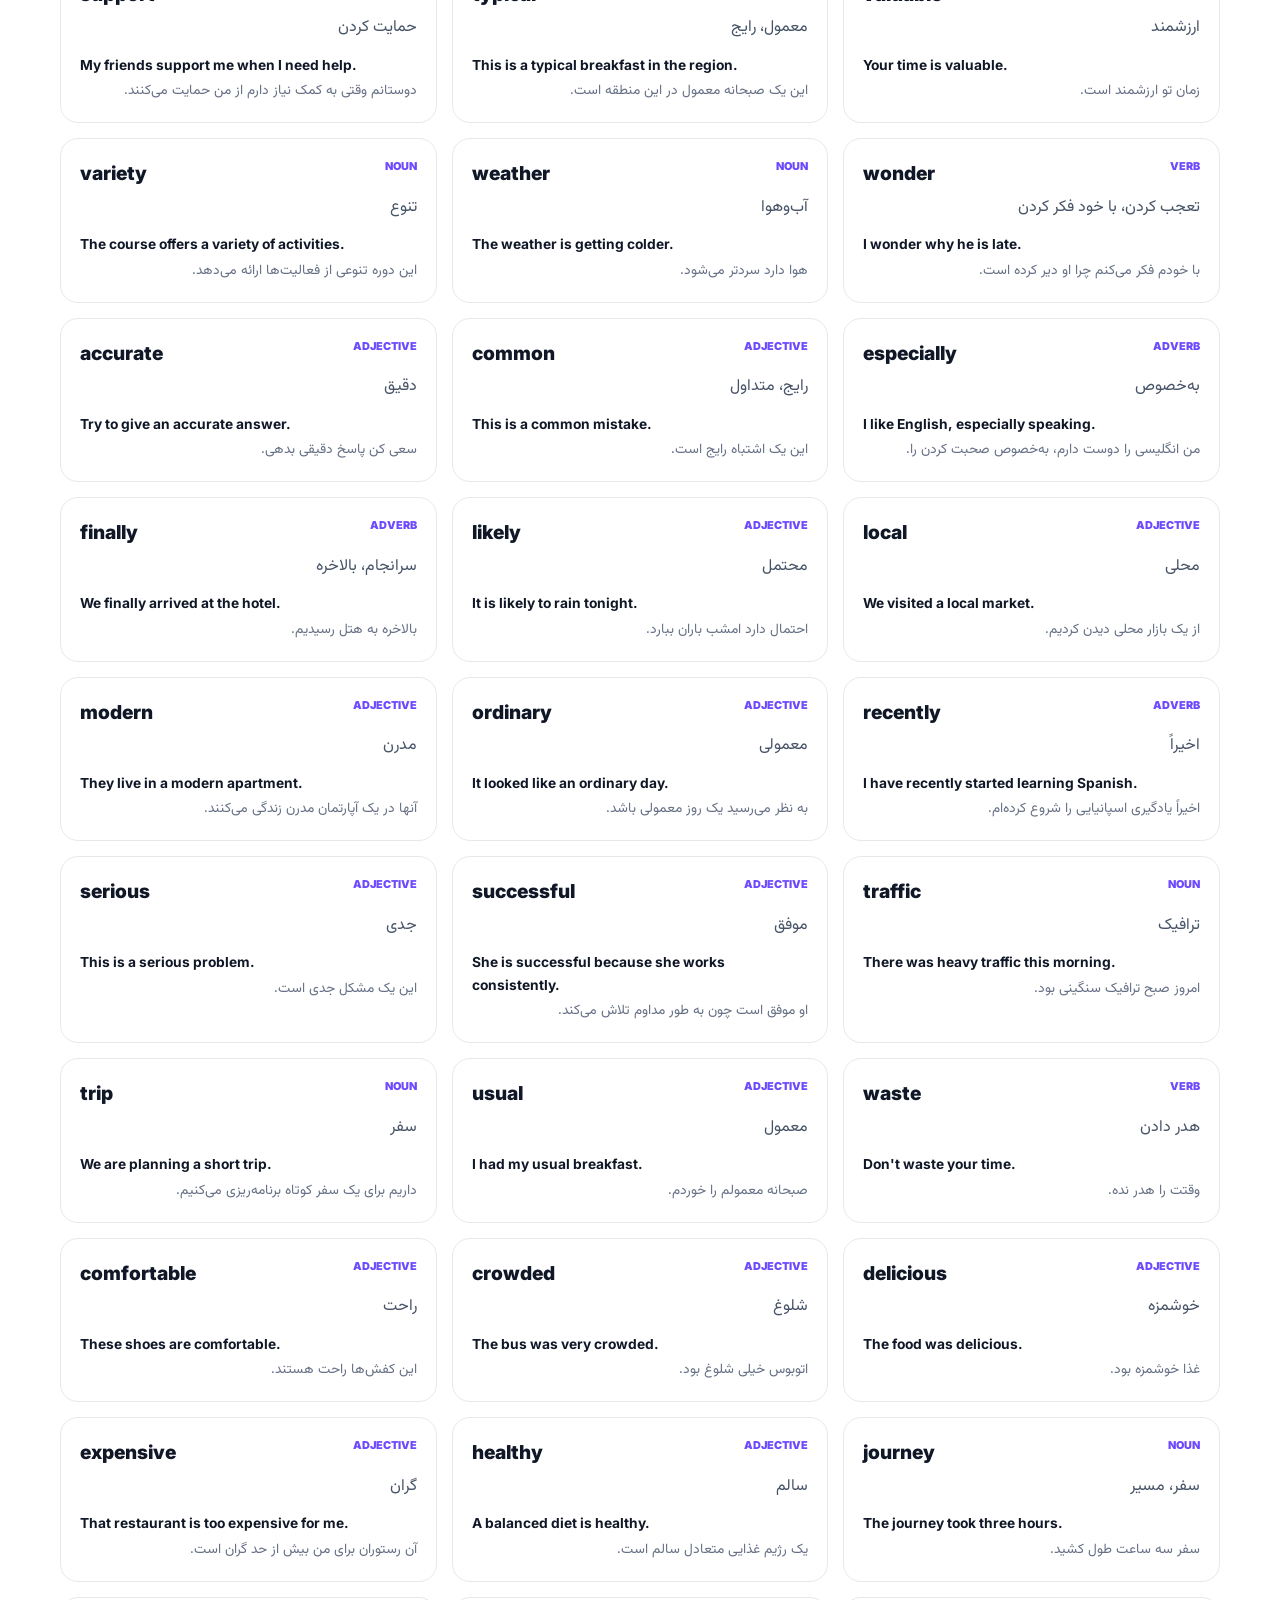
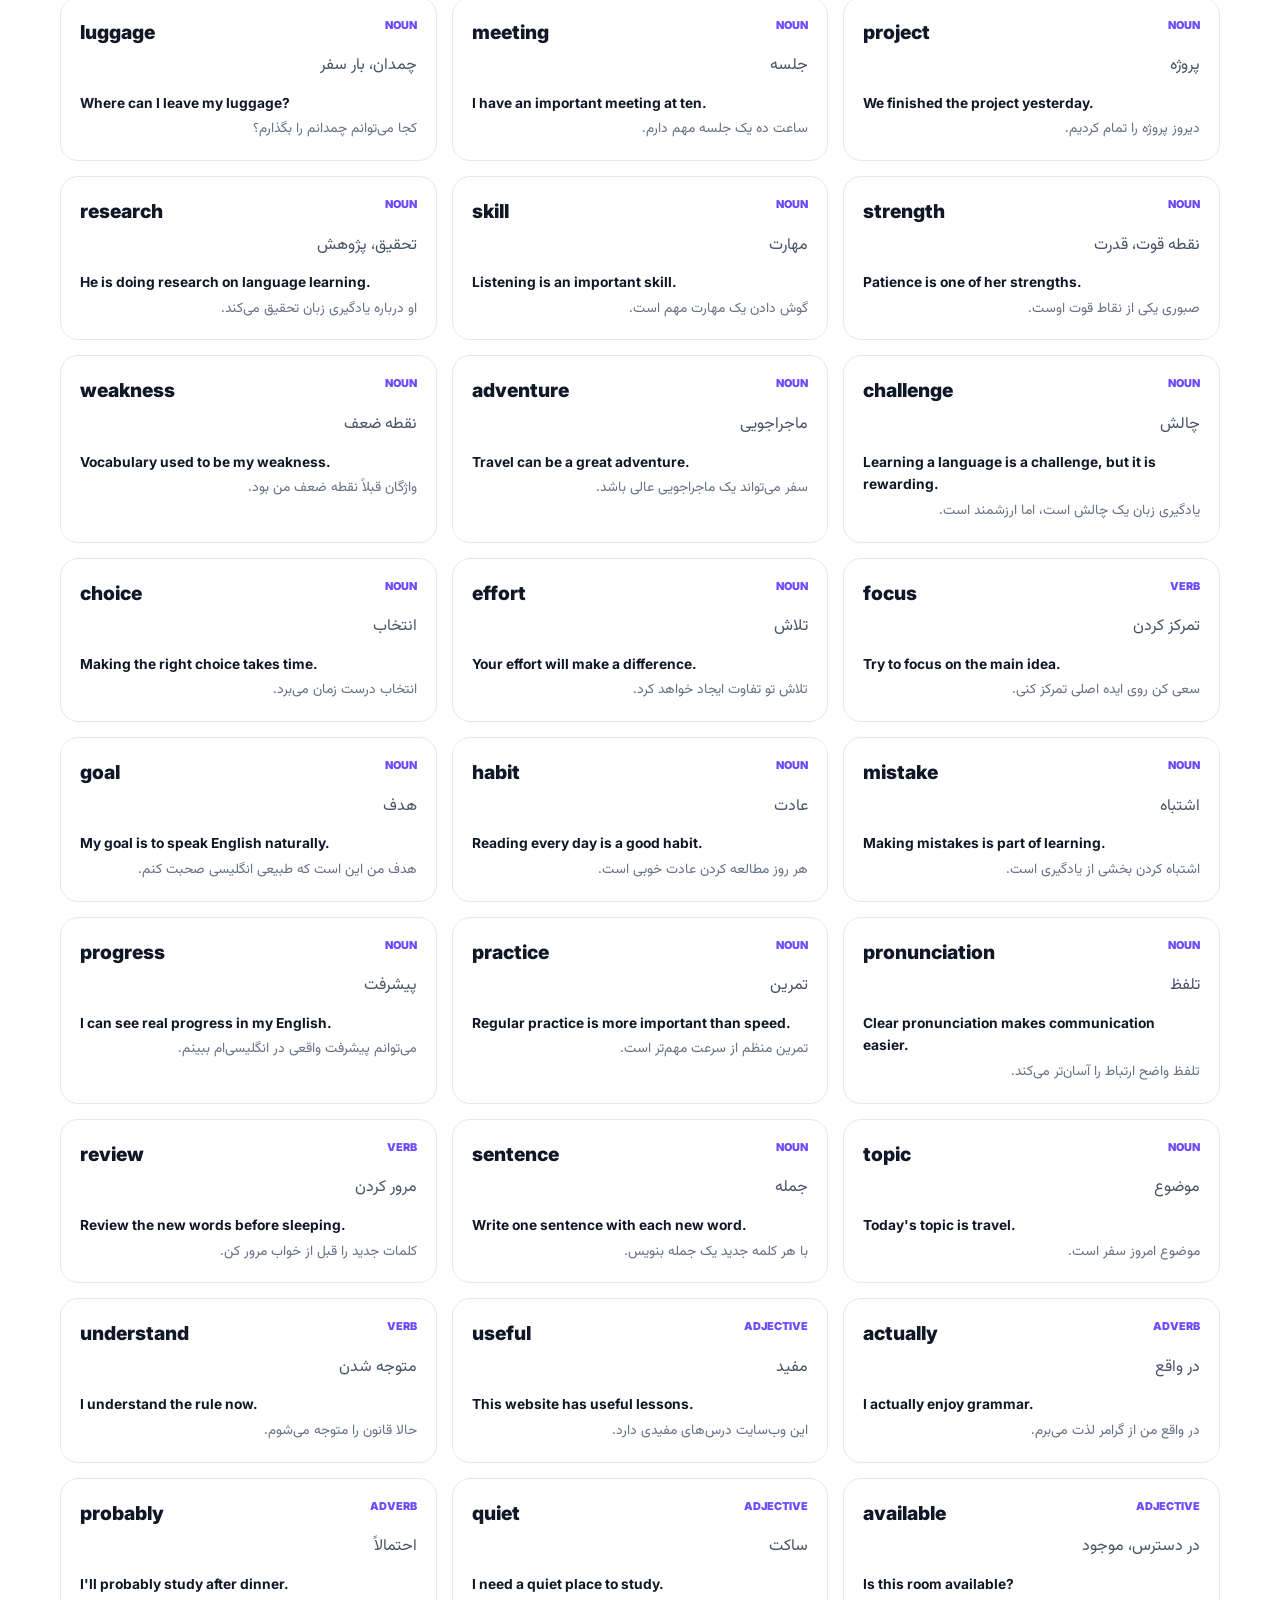
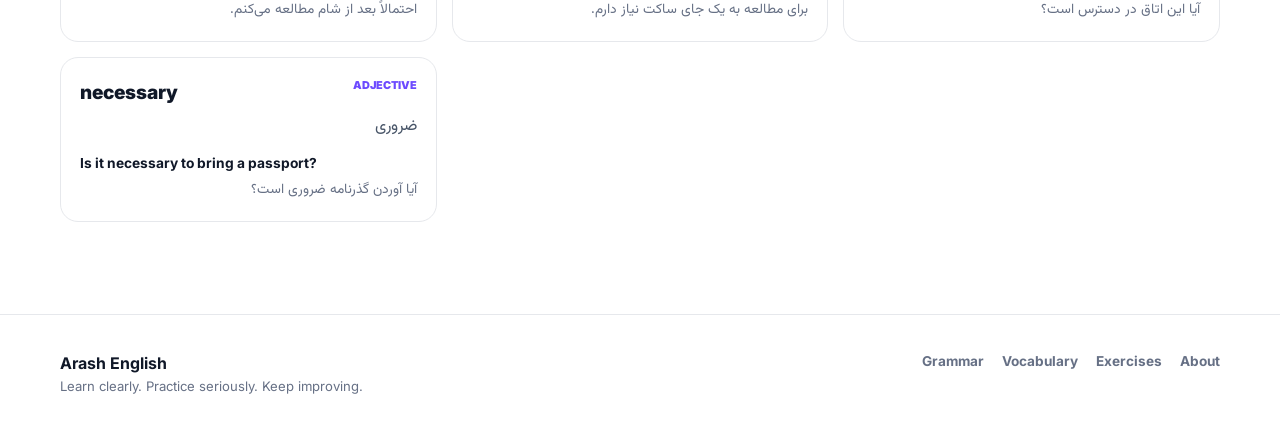
<file: vocabulary.html>
<!DOCTYPE html>
<html lang="en" dir="ltr">
<head>
  <meta charset="UTF-8">
  <meta name="viewport" content="width=device-width, initial-scale=1.0">
  <meta name="description" content="A2 English vocabulary with Persian meanings and useful examples.">
  <title>Vocabulary | Arash English</title>
  <link rel="preconnect" href="https://fonts.googleapis.com">
  <link rel="preconnect" href="https://fonts.gstatic.com" crossorigin>
  <link href="https://fonts.googleapis.com/css2?family=Inter:wght@400;500;600;700;800&family=Vazirmatn:wght@400;500;600;700;800&display=swap" rel="stylesheet">
  <link rel="stylesheet" href="style.css">
</head>
<body>
  <div id="site-header"></div>
  <main class="page-main">
    <section class="page-hero">
      <div class="container narrow">
        <span class="eyebrow">VOCABULARY • A2</span>
        <h1>Words you can actually use.</h1>
        <p>Learn practical A2 vocabulary in context. Each word has a Persian meaning and a natural example sentence.</p>
      </div>
    </section>
    <section class="section section-tight">
      <div class="container">
        <div class="toolbar">
          <div class="search-wrap"><span>⌕</span><input id="vocabSearch" type="search" placeholder="Search a word or Persian meaning..."></div>
          <select id="topicFilter" class="select-control"><option value="all">All topics</option></select>
        </div>
        <div id="vocabGrid" class="vocab-grid"></div>
      </div>
    </section>
  </main>
  <div id="site-footer"></div>
  <script src="script.js"></script>
</body>
</html>
</file>
<file: style.css>
/* ARASH ENGLISH — professional responsive design */
:root{
  --ink:#101828; --muted:#667085; --line:#e6e8ec; --surface:#f7f8fa; --white:#fff;
  --primary:#6d4aff; --primary-dark:#5031d8; --accent:#11b981; --dark:#101828;
  --shadow:0 18px 50px rgba(16,24,40,.08); --radius:22px; --radius-sm:14px;
}
*{box-sizing:border-box}
html{scroll-behavior:smooth}
body{margin:0;color:var(--ink);background:#fff;font-family:Inter,Arial,sans-serif;line-height:1.65}
button,input,select{font:inherit}
a{color:inherit;text-decoration:none}
.container{width:min(1160px,calc(100% - 40px));margin:auto}
.narrow{width:min(850px,calc(100% - 40px))}
.page-main{min-height:70vh}
.eyebrow{display:inline-flex;align-items:center;gap:8px;color:var(--primary);font-size:.76rem;font-weight:800;letter-spacing:.12em}
.mini-label{font-size:.68rem;letter-spacing:.12em;font-weight:800;color:#98a2b3}
h1,h2,h3,p{margin-top:0}
h1{font-size:clamp(2.8rem,6vw,5.2rem);line-height:1.02;letter-spacing:-.055em;margin:18px 0 22px}
h2{font-size:clamp(2rem,4vw,3.2rem);line-height:1.08;letter-spacing:-.04em;margin:10px 0 14px}
h3{line-height:1.2;margin-bottom:8px}
p{color:var(--muted)}
.muted{color:var(--muted)}
.persian{font-family:Vazirmatn,Tahoma,sans-serif;direction:rtl;text-align:left;line-height:2;color:#344054}
.btn{border:0;border-radius:999px;padding:13px 20px;font-weight:800;display:inline-flex;justify-content:center;align-items:center;gap:10px;cursor:pointer;transition:.2s ease}
.btn:hover{transform:translateY(-2px)}
.btn-primary{background:var(--primary);color:#fff;box-shadow:0 10px 22px rgba(109,74,255,.22)}
.btn-primary:hover{background:var(--primary-dark)}
.btn-secondary{background:#fff;border:1px solid var(--line);color:var(--ink)}
.btn-light{background:#fff;color:var(--ink)}
.site-header{height:76px;border-bottom:1px solid rgba(230,232,236,.85);background:rgba(255,255,255,.9);backdrop-filter:blur(14px);position:sticky;top:0;z-index:50}
.nav{height:76px;display:flex;align-items:center;justify-content:space-between}
.logo{display:flex;align-items:center;gap:10px;font-weight:900;letter-spacing:-.04em}
.logo-mark{width:34px;height:34px;border-radius:11px;background:var(--primary);color:#fff;display:grid;place-items:center;font-size:.9rem}
.nav-links{display:flex;align-items:center;gap:6px}
.nav-links a{padding:9px 13px;border-radius:10px;color:#475467;font-weight:600;font-size:.92rem}
.nav-links a:hover,.nav-links a.active{background:#f1efff;color:var(--primary)}
.menu-btn{display:none;border:0;background:var(--surface);border-radius:10px;padding:9px}
.hero{background:radial-gradient(circle at 75% 25%,#eeeaff 0,transparent 30%),linear-gradient(135deg,#faf9ff,#fff);padding:90px 0 80px;overflow:hidden}
.hero-grid{display:grid;grid-template-columns:1.15fr .85fr;gap:80px;align-items:center}
.hero h1 span{color:var(--primary)}
.hero-text{font-size:1.08rem;max-width:640px}
.hero-actions{display:flex;gap:12px;margin:30px 0 22px;flex-wrap:wrap}
.hero-trust{display:flex;gap:18px;flex-wrap:wrap;color:#667085;font-size:.82rem;font-weight:600}
.hero-card{background:var(--dark);color:#fff;border-radius:28px;padding:30px;box-shadow:0 30px 70px rgba(16,24,40,.2);transform:rotate(2deg)}
.hero-card p{color:#b8c0ce}
.hero-card h3{font-size:2rem;margin:12px 0 5px}
.hero-card-top{display:flex;justify-content:space-between;align-items:center}
.status-dot{width:9px;height:9px;background:#32d583;border-radius:50%;box-shadow:0 0 0 7px rgba(50,213,131,.1)}
.formula{background:#1c2535;border:1px solid #2e3a4e;border-radius:14px;padding:15px;margin:25px 0;color:#c9d2df}
.formula span{color:#a98cff}.formula strong{color:#fff}
.example-line{display:flex;justify-content:space-between;align-items:center;border-top:1px solid #2b3545;padding-top:18px}
.example-line small{display:block;color:#aab4c4;margin-top:3px;font-family:Vazirmatn}
.level-pill{font-size:.72rem;border:1px solid #4b5a72;padding:5px 9px;border-radius:999px}
.section{padding:92px 0}.section-tight{padding-top:62px}.soft-section{background:var(--surface)}
.section-heading{display:flex;justify-content:space-between;gap:30px;align-items:end;margin-bottom:30px}
.section-heading>p{max-width:360px;margin-bottom:5px}
.feature-grid{display:grid;grid-template-columns:repeat(3,1fr);gap:18px}
.feature-card{display:flex;gap:18px;border:1px solid var(--line);border-radius:var(--radius);padding:25px;background:#fff;box-shadow:0 5px 25px rgba(16,24,40,.03);transition:.2s}
.feature-card:hover{transform:translateY(-5px);box-shadow:var(--shadow)}
.feature-icon{flex:0 0 48px;height:48px;border-radius:15px;background:#f0edff;color:var(--primary);display:grid;place-items:center;font-weight:900}
.feature-card p{font-size:.9rem;margin-bottom:12px}.card-link{font-size:.83rem;font-weight:800;color:var(--primary)}
.dark-section{background:var(--dark);color:#fff;padding:45px 0}.stats-grid{display:grid;grid-template-columns:repeat(4,1fr);text-align:center}
.stats-grid strong{display:block;font-size:2rem}.stats-grid span{color:#aab4c4;font-size:.85rem}
.split-section{display:grid;grid-template-columns:.8fr 1.2fr;gap:90px}
.steps{display:grid;gap:12px}.step{display:grid;grid-template-columns:55px 1fr;gap:18px;padding:20px;border-bottom:1px solid var(--line)}
.step>span{font-weight:900;color:var(--primary)}.step p{font-size:.9rem;margin:0}
.cta-section{padding-top:20px}.cta-box{background:var(--primary);color:#fff;border-radius:30px;padding:50px;display:flex;align-items:center;justify-content:space-between;gap:30px}.cta-box p{color:#e4ddff}
.page-hero{background:linear-gradient(135deg,#f8f7ff,#fff);padding:75px 0 55px;border-bottom:1px solid var(--line)}
.page-hero h1{font-size:clamp(2.6rem,5vw,4.2rem)}
.page-hero p{font-size:1.05rem;max-width:720px}
.toolbar{display:flex;gap:14px;justify-content:space-between;align-items:center;margin-bottom:28px;flex-wrap:wrap}
.search-wrap{display:flex;align-items:center;gap:9px;border:1px solid var(--line);border-radius:14px;padding:0 14px;min-width:300px;background:#fff}
.search-wrap span{font-size:1.5rem;color:#98a2b3}.search-wrap input{border:0;outline:0;padding:13px 0;width:100%}
.filter-tabs{display:flex;gap:5px;background:var(--surface);padding:5px;border-radius:13px}
.filter-btn{border:0;background:transparent;padding:8px 14px;border-radius:9px;font-weight:700;color:#667085;cursor:pointer}
.filter-btn.active{background:#fff;color:var(--primary);box-shadow:0 2px 8px rgba(16,24,40,.08)}
.lesson-grid{display:grid;grid-template-columns:repeat(2,1fr);gap:16px}
.lesson-card{border:1px solid var(--line);border-radius:20px;padding:22px;background:#fff;transition:.2s;cursor:pointer}
.lesson-card:hover{box-shadow:var(--shadow);transform:translateY(-3px)}
.lesson-top{display:flex;justify-content:space-between;align-items:center;margin-bottom:12px}
.level-badge{font-size:.7rem;font-weight:900;padding:5px 9px;border-radius:999px;background:#f1efff;color:var(--primary)}
.lesson-card h3{font-size:1.18rem}.lesson-card p{font-size:.9rem;margin-bottom:13px}
.lesson-meta{font-size:.78rem;color:#98a2b3}
.lesson-detail{margin-top:15px;padding-top:15px;border-top:1px solid var(--line);display:none}
.lesson-card.open .lesson-detail{display:block}
.rule-box{background:var(--surface);padding:15px;border-radius:12px;margin:10px 0;font-weight:700}
.example{padding:11px 0;border-bottom:1px dashed var(--line)}.example:last-child{border-bottom:0}
.example .fa{display:block;font-family:Vazirmatn;direction:rtl;color:#475467;margin-top:3px}
.vocab-grid{display:grid;grid-template-columns:repeat(3,1fr);gap:15px}
.vocab-card{border:1px solid var(--line);border-radius:18px;padding:19px;background:#fff}
.vocab-card:hover{box-shadow:var(--shadow)}
.word-row{display:flex;justify-content:space-between;gap:10px}.word{font-size:1.2rem;font-weight:850}.pos{font-size:.68rem;color:var(--primary);font-weight:900;text-transform:uppercase}
.meaning{font-family:Vazirmatn;direction:rtl;color:#475467;margin:5px 0 12px}.vocab-example{font-size:.86rem}.vocab-example .fa{font-family:Vazirmatn;direction:rtl;color:#667085;margin-top:4px}
.select-control{border:1px solid var(--line);border-radius:13px;background:#fff;padding:12px 14px;min-width:170px;outline:0}
.exercise-layout{display:grid;grid-template-columns:1fr 310px;gap:22px;align-items:start}
.quiz-card,.tip-card{border:1px solid var(--line);border-radius:24px;background:#fff;padding:28px;box-shadow:0 10px 35px rgba(16,24,40,.04)}
.quiz-head{display:flex;justify-content:space-between;gap:20px;border-bottom:1px solid var(--line);padding-bottom:20px;margin-bottom:25px}
.score-box{background:#f1efff;color:var(--primary);padding:10px 14px;border-radius:12px;font-weight:900;white-space:nowrap}
.question{padding:20px 0;border-bottom:1px solid var(--line)}.question:last-child{border-bottom:0}
.question-number{font-size:.72rem;font-weight:900;color:var(--primary);letter-spacing:.08em}.question h3{font-size:1.05rem;margin:6px 0 14px}
.options{display:grid;gap:8px}.option{border:1px solid var(--line);border-radius:12px;padding:11px 13px;cursor:pointer;transition:.15s}.option:hover{border-color:#c8bfff;background:#faf9ff}.option input{margin-right:8px}
.question.correct .option.selected{border-color:#12b76a;background:#ecfdf3}.question.incorrect .option.selected{border-color:#f04438;background:#fef3f2}
.explanation{margin-top:12px;padding:12px 14px;border-radius:11px;background:var(--surface);font-size:.86rem;display:none}.question.answered .explanation{display:block}
.quiz-actions{display:flex;gap:10px;margin-top:24px}.quiz-result{margin-top:18px;border-radius:15px;padding:17px;background:#f1efff;color:#40328c;font-weight:700}.hidden{display:none}
.tip-card{position:sticky;top:100px;background:var(--dark);color:#fff}.tip-card p,.tip-card li{color:#b8c0ce}.tip-card ul{padding-left:20px}
.about-hero{padding:90px 0;background:radial-gradient(circle at 90% 20%,#eeeaff,transparent 30%),#faf9ff}
.about-grid{display:grid;grid-template-columns:1.15fr .85fr;gap:80px;align-items:center}.lead{font-size:1.12rem;max-width:680px}
.profile-card{background:var(--dark);color:#fff;border-radius:26px;padding:28px;box-shadow:0 25px 60px rgba(16,24,40,.16)}
.profile-avatar{width:75px;height:75px;border-radius:22px;background:var(--primary);display:grid;place-items:center;font-size:2rem;font-weight:900;margin-bottom:25px}
.profile-card p{color:#aab4c4}.profile-line{border-top:1px solid #2d3748;margin:22px 0}.profile-meta{display:flex;justify-content:space-between;padding:8px 0;color:#98a2b3}.profile-meta b{color:#fff}
.quote-grid{display:grid;grid-template-columns:1fr 1fr;gap:20px}.quote-card{border:1px solid var(--line);border-radius:24px;padding:30px}.quote-mark{font-size:3rem;color:var(--primary);line-height:.8}.quote-card blockquote{font-size:1.25rem;font-weight:700;line-height:1.45;margin:15px 0}.quote-card p{font-family:Vazirmatn;direction:rtl}
.site-footer{border-top:1px solid var(--line);padding:35px 0;background:#fff}.footer-grid{display:flex;justify-content:space-between;gap:25px}.footer-grid p{font-size:.82rem}.footer-links{display:flex;gap:18px;font-size:.85rem;font-weight:700;color:#667085}
.empty-state{grid-column:1/-1;text-align:center;padding:50px;color:#667085;border:1px dashed var(--line);border-radius:18px}
@media(max-width:850px){
  .nav-links{display:none;position:absolute;top:76px;left:0;right:0;background:#fff;border-bottom:1px solid var(--line);padding:12px 20px;flex-direction:column;align-items:stretch}.nav-links.open{display:flex}.nav-links a{text-align:center}.menu-btn{display:block}
  .hero-grid,.about-grid,.split-section,.exercise-layout{grid-template-columns:1fr;gap:40px}.hero{padding:65px 0}.hero-card{transform:none}
  .feature-grid,.lesson-grid,.vocab-grid{grid-template-columns:1fr 1fr}.stats-grid{grid-template-columns:1fr 1fr;gap:25px}
  .section-heading{display:block}.section-heading>p{max-width:none}.cta-box{display:block}.cta-box .btn{margin-top:20px}
  .tip-card{position:static}
}
@media(max-width:560px){
  .container,.narrow{width:min(100% - 28px,1160px)}.hero h1{font-size:3rem}.feature-grid,.lesson-grid,.vocab-grid,.quote-grid{grid-template-columns:1fr}.section{padding:65px 0}.toolbar{align-items:stretch}.search-wrap{min-width:100%}.filter-tabs{justify-content:center}.select-control{width:100%}
  .footer-grid{display:block}.footer-links{margin-top:15px}.cta-box{padding:30px}.quiz-card{padding:20px}
}
/* =========================================================
   ARASH ENGLISH — NEW ABOUT PAGE
   ========================================================= */

.about-page{
  overflow:hidden;
  background:#fff;
}


/* =========================
   HERO
========================= */

.about-hero{
  position:relative;
  padding:62px 0 55px;
  background:
    radial-gradient(circle at 3% 35%,rgba(37,99,235,.10),transparent 24%),
    radial-gradient(circle at 94% 20%,rgba(96,165,250,.12),transparent 25%),
    linear-gradient(135deg,#f8fbff,#fff);
}

.about-hero-grid{
  display:grid;
  grid-template-columns:280px minmax(350px,1fr) 225px;
  gap:38px;
  align-items:center;
}


/* =========================
   PHOTO
========================= */

.about-photo-area{
  position:relative;
}

.about-photo-frame{
  width:265px;
  height:265px;
  overflow:hidden;
  border-radius:14px;
  background:#e5e7eb;
  border:1px solid #dbe4ef;
  box-shadow:
    0 20px 45px rgba(15,23,42,.14),
    0 4px 12px rgba(15,23,42,.08);
}

.about-photo{
  width:100%;
  height:100%;
  display:block;
  object-fit:cover;
  object-position:center top;
  filter:grayscale(100%);
  transition:transform .5s ease,filter .5s ease;
}

.about-photo-frame:hover .about-photo{
  transform:scale(1.04);
  filter:grayscale(65%);
}

.photo-level{
  position:absolute;
  left:150px;
  bottom:-14px;
  padding:9px 14px;
  background:#fff;
  border:1px solid #e1e8f0;
  border-radius:999px;
  box-shadow:0 10px 25px rgba(15,23,42,.12);
  color:#17305f;
  font-size:12px;
  font-weight:800;
  white-space:nowrap;
}

.level-dot{
  display:inline-block;
  width:8px;
  height:8px;
  margin-right:6px;
  border-radius:50%;
  background:#2563eb;
}


/* =========================
   INTRODUCTION
========================= */

.about-label{
  display:inline-flex;
  padding:6px 12px;
  border-radius:999px;
  background:#dbeafe;
  color:#2563eb;
  font-size:11px;
  font-weight:900;
  letter-spacing:.08em;
}

.about-introduction h1{
  margin:15px 0 18px;
  max-width:700px;
  color:#10234d;
  font-size:clamp(36px,4vw,52px);
  line-height:1.08;
  letter-spacing:-.045em;
}

.about-introduction h1 span{
  display:block;
  color:#2563eb;
}

.about-lead{
  max-width:650px;
  margin-bottom:10px;
  color:#52627d;
  font-size:16px;
  line-height:1.75;
}

.about-persian{
  max-width:680px;
  margin:5px 0 14px;
  color:#52627d;
  font-family:"Vazirmatn",Tahoma,sans-serif;
  direction:rtl;
  text-align:left;
  line-height:2;
}


/* =========================
   INFORMATION CARD
========================= */

.about-info-card{
  padding:19px;
  border:1px solid #e2e8f0;
  border-radius:16px;
  background:rgba(255,255,255,.92);
  box-shadow:0 14px 35px rgba(15,23,42,.08);
}

.info-item{
  display:flex;
  align-items:center;
  gap:12px;
  padding:9px 0;
}

.info-item + .info-item{
  margin-top:4px;
}

.info-icon{
  width:36px;
  height:36px;
  flex:0 0 36px;
  display:grid;
  place-items:center;
  border-radius:50%;
  background:#eaf2ff;
  color:#2563eb;
  font-size:15px;
}

.info-item span{
  display:block;
  margin-bottom:1px;
  color:#64748b;
  font-size:11px;
}

.info-item strong{
  display:block;
  color:#172554;
  font-size:13px;
}


/* =========================
   HIGHLIGHTS
========================= */

.about-highlights{
  padding:0 0 25px;
  background:#fff;
}

.highlights-grid{
  display:grid;
  grid-template-columns:repeat(4,1fr);
  border:1px solid #e5ebf3;
  border-radius:14px;
  background:#fff;
  box-shadow:0 10px 30px rgba(15,23,42,.06);
  overflow:hidden;
}

.highlight-card{
  min-height:145px;
  padding:22px 20px;
  border-right:1px solid #e7edf4;
}

.highlight-card:last-child{
  border-right:0;
}

.highlight-icon{
  margin-bottom:12px;
  color:#2563eb;
  font-size:28px;
  font-weight:800;
}

.highlight-card h3{
  margin:0 0 7px;
  color:#10234d;
  font-size:16px;
}

.highlight-card p{
  margin:0;
  color:#64748b;
  font-size:12px;
  line-height:1.6;
}

.highlight-card .about-persian{
  margin-top:5px;
  font-size:11px;
}


/* =========================
   QUOTES
========================= */

.about-quotes{
  padding:0 0 25px;
  background:#fff;
}

.quotes-grid{
  display:grid;
  grid-template-columns:1fr 1fr;
  gap:20px;
}

.quote-card{
  position:relative;
  padding:23px 25px 20px;
  border-radius:12px;
}

.blue-quote{
  background:#edf6ff;
  border:1px solid #dbeafe;
}

.purple-quote{
  background:#f4f1ff;
  border:1px solid #e9e2ff;
}

.quote-symbol{
  height:25px;
  color:#2563eb;
  font-family:Georgia,serif;
  font-size:60px;
  font-weight:bold;
  line-height:.6;
}

.purple-quote .quote-symbol{
  color:#6d4aff;
}

.quote-card blockquote{
  margin:13px 0 8px;
  color:#10234d;
  font-size:18px;
  font-weight:800;
  line-height:1.5;
}

.quote-card .about-persian{
  margin:0;
  font-size:12px;
}

.quote-author{
  display:block;
  margin-top:11px;
  color:#7392bd;
  font-size:12px;
  font-weight:700;
}


/* =========================
   JOURNEY
========================= */

.about-journey{
  padding:20px 0 55px;
  background:#fff;
}

.journey-grid{
  display:grid;
  grid-template-columns:1fr 1fr;
  gap:60px;
}

.section-title-small{
  display:flex;
  align-items:center;
  gap:10px;
  margin-bottom:20px;
  color:#10234d;
  font-size:19px;
  font-weight:800;
}

.title-icon{
  color:#2f9e78;
  font-size:20px;
}

.belief-icon{
  color:#2d9d91;
}


/* TIMELINE */

.timeline{
  position:relative;
  padding-left:14px;
}

.timeline:before{
  content:"";
  position:absolute;
  left:5px;
  top:8px;
  bottom:8px;
  width:2px;
  background:#dbeafe;
}

.timeline-item{
  position:relative;
  display:grid;
  grid-template-columns:60px 1fr;
  gap:15px;
  padding:0 0 22px 20px;
}

.timeline-dot{
  position:absolute;
  left:-2px;
  top:4px;
  width:12px;
  height:12px;
  border:3px solid #fff;
  border-radius:50%;
  background:#2563eb;
  box-shadow:0 0 0 1px #bfdbfe;
}

.timeline-year{
  align-self:start;
  padding:3px 8px;
  border-radius:999px;
  background:#eff6ff;
  color:#2563eb;
  font-size:11px;
  font-weight:900;
  text-align:center;
}

.timeline-content strong{
  color:#17305f;
  font-size:13px;
}

.timeline-content .about-persian{
  margin:3px 0 0;
  font-size:11px;
}

.timeline-item.current .timeline-year{
  background:#dbeafe;
}


/* =========================
   BELIEFS
========================= */

.belief-box{
  padding:16px 20px;
  border:1px solid #dcefe8;
  border-radius:12px;
  background:#f1faf7;
}

.belief-item{
  display:flex;
  gap:12px;
  padding:13px 0;
}

.belief-item + .belief-item{
  border-top:1px solid #dce9e4;
}

.belief-check{
  width:22px;
  height:22px;
  flex:0 0 22px;
  display:grid;
  place-items:center;
  border-radius:50%;
  background:#5dbb9b;
  color:#fff;
  font-size:12px;
  font-weight:900;
}

.belief-item strong{
  color:#172554;
  font-size:12px;
}

.belief-item .about-persian{
  margin:2px 0 0;
  font-size:11px;
}


/* =========================
   FINAL SECTION
========================= */

.about-final{
  padding:0 0 25px;
  background:#fff;
}

.final-card{
  position:relative;
  min-height:105px;
  display:flex;
  align-items:center;
  gap:30px;
  overflow:hidden;
  padding:22px 40px;
  border-radius:9px;
  background:
    radial-gradient(circle at 85% 25%,rgba(96,165,250,.22),transparent 22%),
    linear-gradient(110deg,#102957,#182d63);
  box-shadow:0 16px 35px rgba(15,23,42,.14);
}

.final-content{
  position:relative;
  z-index:2;
}

.final-label{
  color:#7dd3fc;
  font-size:10px;
  font-weight:900;
  letter-spacing:.12em;
}

.final-card h2{
  margin:5px 0;
  color:#fff;
  font-size:25px;
  line-height:1.15;
}

.final-card h2 span{
  color:#60a5fa;
}

.final-card p{
  margin:0;
  color:#dbeafe;
  font-size:12px;
}

.final-card .about-persian{
  color:#dbeafe;
  font-size:11px;
}

.final-mountain{
  position:absolute;
  right:180px;
  bottom:-35px;
  color:rgba(148,163,184,.16);
  font-size:150px;
  line-height:.5;
}

.final-signature{
  position:absolute;
  right:45px;
  color:#fff;
  font-family:cursive;
  font-size:28px;
  font-style:italic;
  transform:rotate(-5deg);
}


/* =========================
   RESPONSIVE
========================= */

@media(max-width:1050px){

  .about-hero-grid{
    grid-template-columns:240px 1fr;
    gap:35px;
  }

  .about-info-card{
    grid-column:1/-1;
    display:grid;
    grid-template-columns:repeat(4,1fr);
    gap:10px;
  }

  .info-item{
    justify-content:center;
  }

  .highlights-grid{
    grid-template-columns:1fr 1fr;
  }

  .highlight-card:nth-child(2){
    border-right:0;
  }

  .highlight-card:nth-child(n+3){
    border-top:1px solid #e7edf4;
  }
}


@media(max-width:760px){

  .about-hero{
    padding:45px 0;
  }

  .about-hero-grid{
    grid-template-columns:1fr;
    text-align:center;
  }

  .about-photo-area{
    width:max-content;
    margin:auto;
  }

  .about-photo-frame{
    width:250px;
    height:250px;
  }

  .photo-level{
    left:50%;
    transform:translateX(-20%);
  }

  .about-introduction h1{
    font-size:38px;
  }

  .about-lead,
  .about-persian{
    margin-left:auto;
    margin-right:auto;
  }

  .about-info-card{
    display:block;
    text-align:left;
  }

  .info-item{
    justify-content:flex-start;
  }

  .highlights-grid{
    grid-template-columns:1fr;
  }

  .highlight-card{
    border-right:0;
    border-bottom:1px solid #e7edf4;
  }

  .highlight-card:last-child{
    border-bottom:0;
  }

  .quotes-grid,
  .journey-grid{
    grid-template-columns:1fr;
  }

  .journey-grid{
    gap:35px;
  }

  .final-card{
    display:block;
    padding:28px 25px;
  }

  .final-signature{
    position:static;
    margin-top:15px;
  }

  .final-mountain{
    display:none;
  }

}


@media(max-width:480px){

  .about-introduction h1{
    font-size:34px;
  }

  .about-photo-frame{
    width:225px;
    height:225px;
  }

  .photo-level{
    left:50%;
    transform:translateX(-15%);
  }

  .quote-card{
    padding:20px;
  }

  .final-card h2{
    font-size:22px;
  }

}
  .cta-actions {
    margin-top: 25px;
  }
}
</file>
